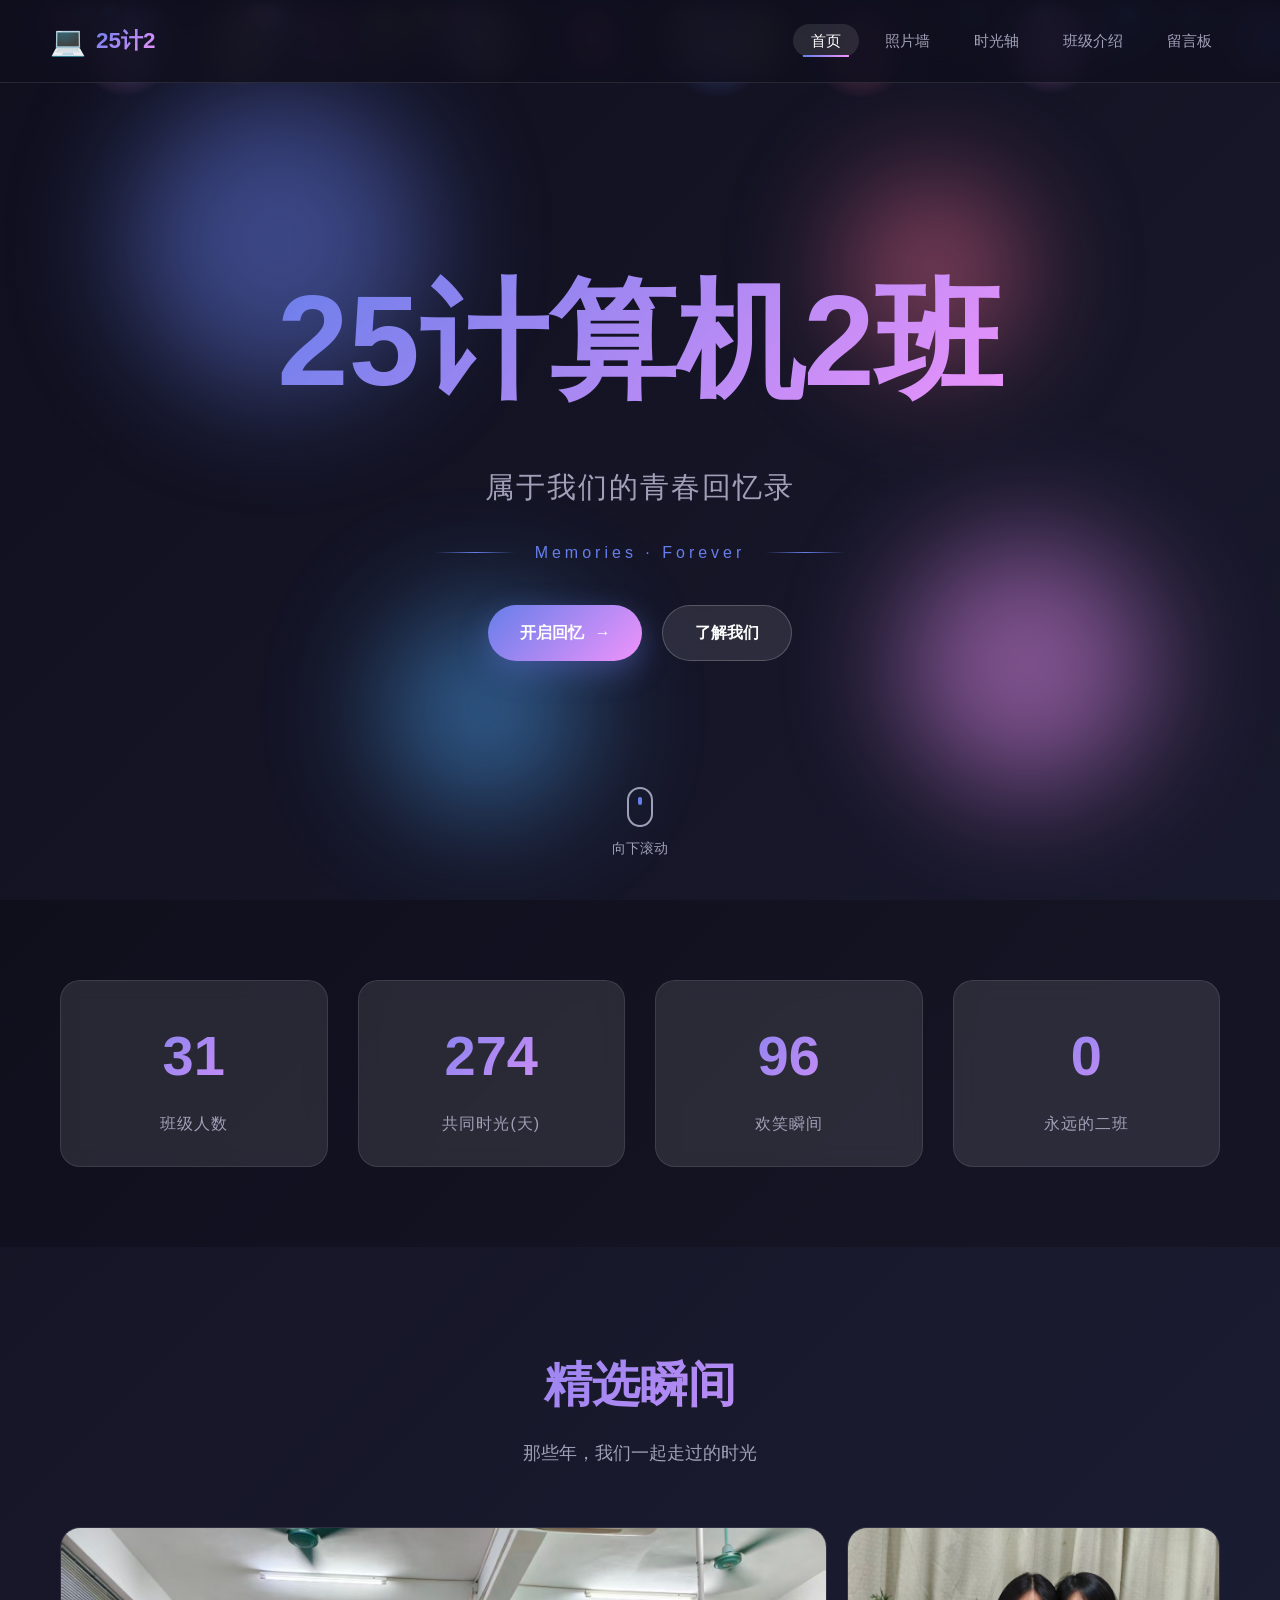
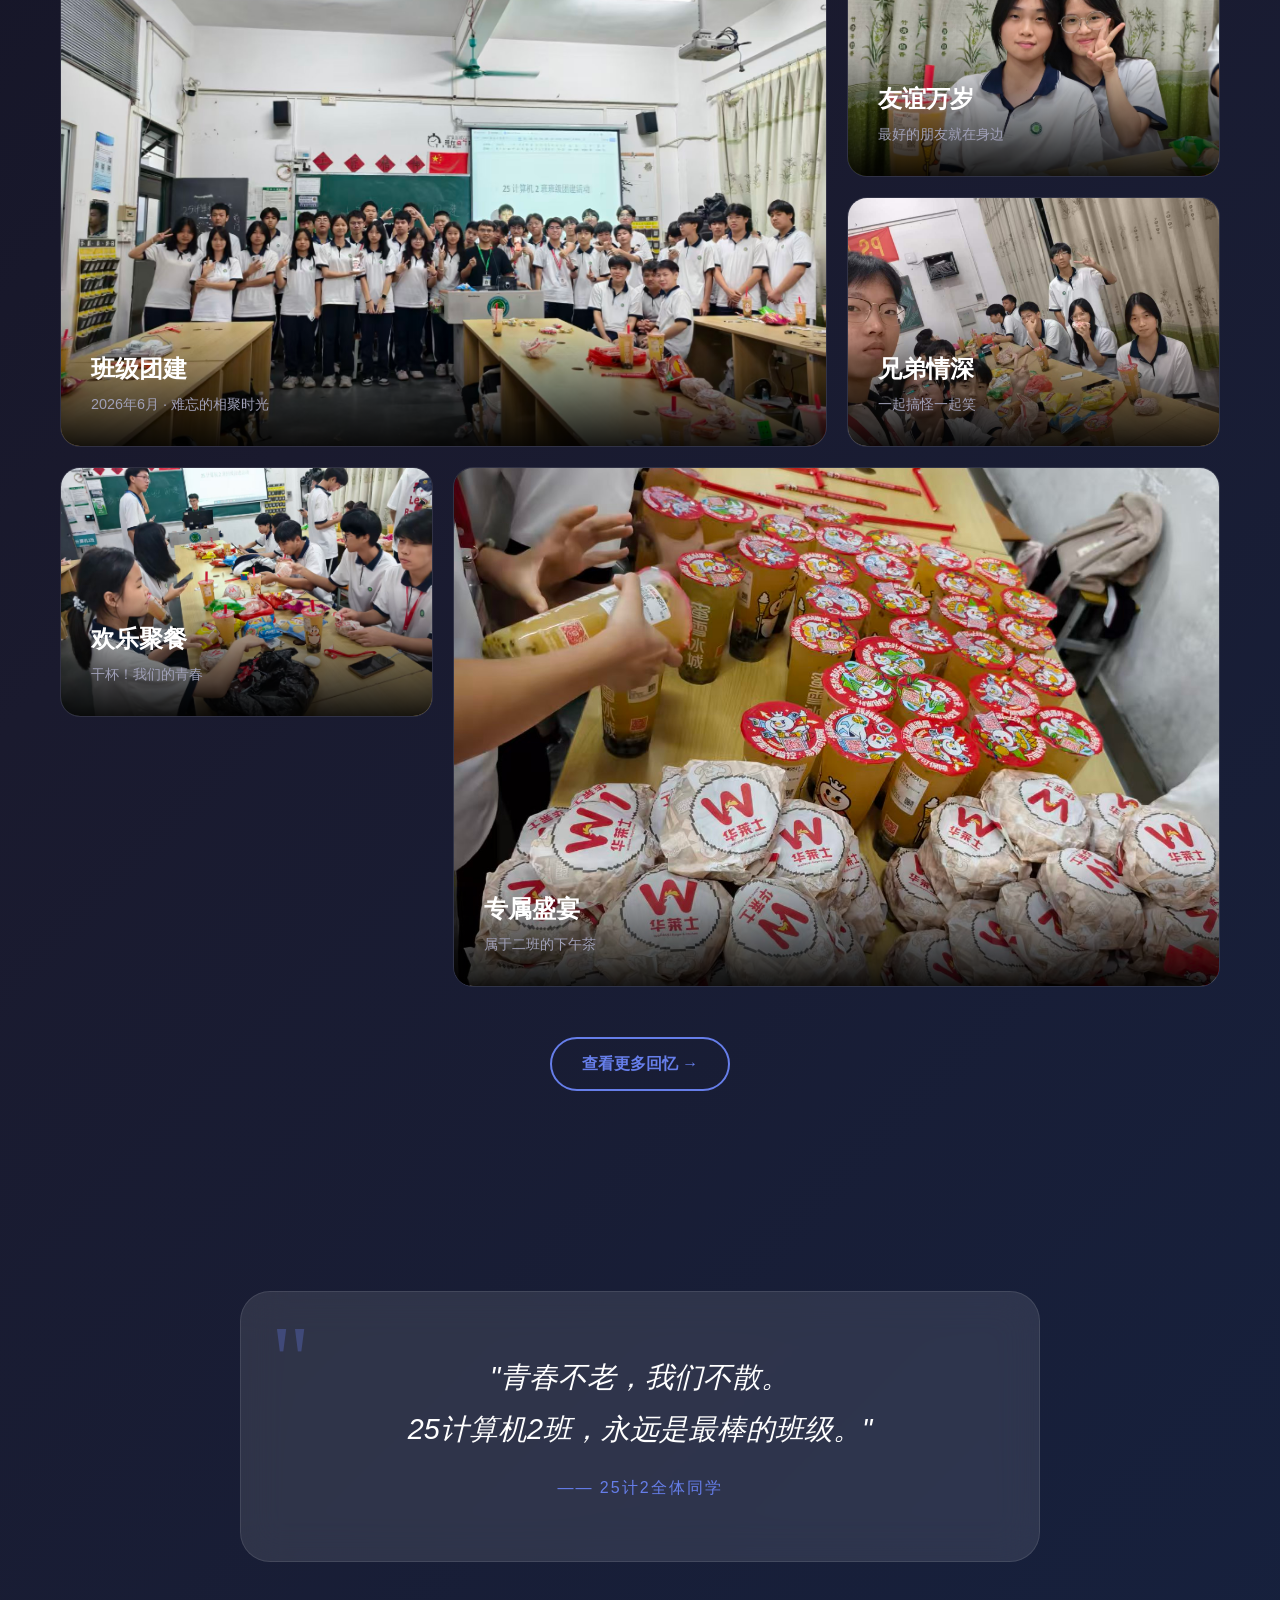
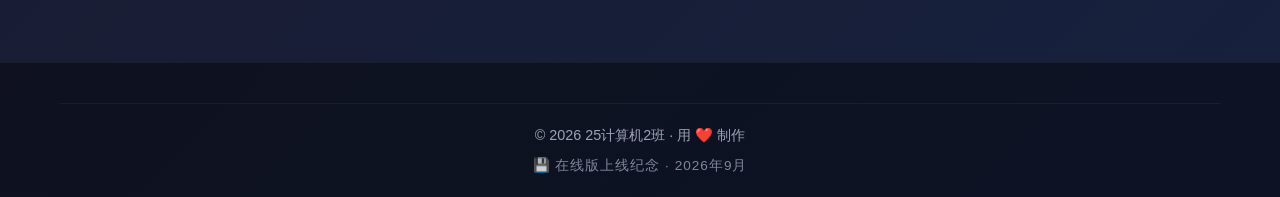
<file: index.html>
<!DOCTYPE html>
<html lang="zh-CN">
<head>
    <meta charset="UTF-8">
    <meta name="viewport" content="width=device-width, initial-scale=1.0">
    <title>25计算机2班 · 回忆录</title>
    <link rel="stylesheet" href="css/style.css">
    <link rel="stylesheet" href="css/animations.css">
</head>
<body>
    <div class="particles" id="particles"></div>

    <nav class="navbar">
        <div class="nav-logo">
            <span class="logo-icon">💻</span>
            <span class="logo-text">25计2</span>
        </div>
        <ul class="nav-menu">
            <li><a href="index.html" class="active">首页</a></li>
            <li><a href="gallery.html">照片墙</a></li>
            <li><a href="timeline.html">时光轴</a></li>
            <li><a href="about.html">班级介绍</a></li>
            <li><a href="message.html">留言板</a></li>
        </ul>
        <div class="nav-toggle" id="navToggle">
            <span></span><span></span><span></span>
        </div>
    </nav>

    <section class="hero">
        <div class="hero-content">
            <h1 class="hero-title">25计算机2班</h1>
            <p class="hero-subtitle">属于我们的青春回忆录</p>
            <div class="hero-tagline">
                <span class="line"></span>
                <span>Memories · Forever</span>
                <span class="line"></span>
            </div>
            <div class="hero-buttons">
                <a href="gallery.html" class="btn btn-primary">
                    <span>开启回忆</span><i class="arrow">→</i>
                </a>
                <a href="about.html" class="btn btn-secondary"><span>了解我们</span></a>
            </div>
        </div>

        <div class="scroll-hint">
            <div class="mouse"><div class="wheel"></div></div>
            <p>向下滚动</p>
        </div>

        <div class="floating-shapes">
            <div class="shape shape-1"></div>
            <div class="shape shape-2"></div>
            <div class="shape shape-3"></div>
            <div class="shape shape-4"></div>
        </div>
    </section>

    <section class="stats-section">
        <div class="container">
            <div class="stats-grid">
                <div class="stat-card">
                    <div class="stat-number" data-target="42">0</div>
                    <div class="stat-label">班级人数</div>
                </div>
                <div class="stat-card">
                    <div class="stat-number" data-target="365">0</div>
                    <div class="stat-label">共同时光(天)</div>
                </div>
                <div class="stat-card">
                    <div class="stat-number" data-target="128">0</div>
                    <div class="stat-label">欢笑瞬间</div>
                </div>
                <div class="stat-card">
                    <div class="stat-number" data-target="1">0</div>
                    <div class="stat-label">永远的二班</div>
                </div>
            </div>
        </div>
    </section>

    <section class="featured-section">
        <div class="container">
            <div class="section-header">
                <h2 class="section-title">精选瞬间</h2>
                <p class="section-subtitle">那些年，我们一起走过的时光</p>
            </div>
            <div class="featured-grid">
                <div class="featured-card large" data-tilt>
                    <img src="photos/photo1.jpg" alt="班级团建">
                    <div class="card-overlay"><h3>班级团建</h3><p>2026年6月 · 难忘的相聚时光</p></div>
                </div>
                <div class="featured-card" data-tilt>
                    <img src="photos/photo2.jpg" alt="闺蜜合影">
                    <div class="card-overlay"><h3>友谊万岁</h3><p>最好的朋友就在身边</p></div>
                </div>
                <div class="featured-card" data-tilt>
                    <img src="photos/photo3.jpg" alt="男生自拍">
                    <div class="card-overlay"><h3>兄弟情深</h3><p>一起搞怪一起笑</p></div>
                </div>
                <div class="featured-card" data-tilt>
                    <img src="photos/photo4.jpg" alt="分享美食">
                    <div class="card-overlay"><h3>欢乐聚餐</h3><p>干杯！我们的青春</p></div>
                </div>
                <div class="featured-card large" data-tilt>
                    <img src="photos/photo5.jpg" alt="汉堡盛宴">
                    <div class="card-overlay"><h3>专属盛宴</h3><p>属于二班的下午茶</p></div>
                </div>
            </div>
            <div class="cta-center">
                <a href="gallery.html" class="btn btn-outline">查看更多回忆 →</a>
            </div>
        </div>
    </section>

    <section class="quote-section">
        <div class="container">
            <blockquote class="big-quote">
                <p>"青春不老，我们不散。<br>25计算机2班，永远是最棒的班级。"</p>
                <cite>—— 25计2全体同学</cite>
            </blockquote>
        </div>
    </section>

    <footer class="footer">
        <div class="container">
            <div class="footer-bottom">
                <p>© 2026 25计算机2班 · 用 ❤️ 制作</p>
                <p style="margin-top:8px;font-size:.85rem;opacity:.8;letter-spacing:1px;">💾 在线版上线纪念 · 2026年9月</p>
            </div>
        </div>
    </footer>

    <button class="back-to-top" id="backToTop">↑</button>
    <script src="js/main.js"></script>
    <script src="js/particles.js"></script>
</body>
</html>
</file>
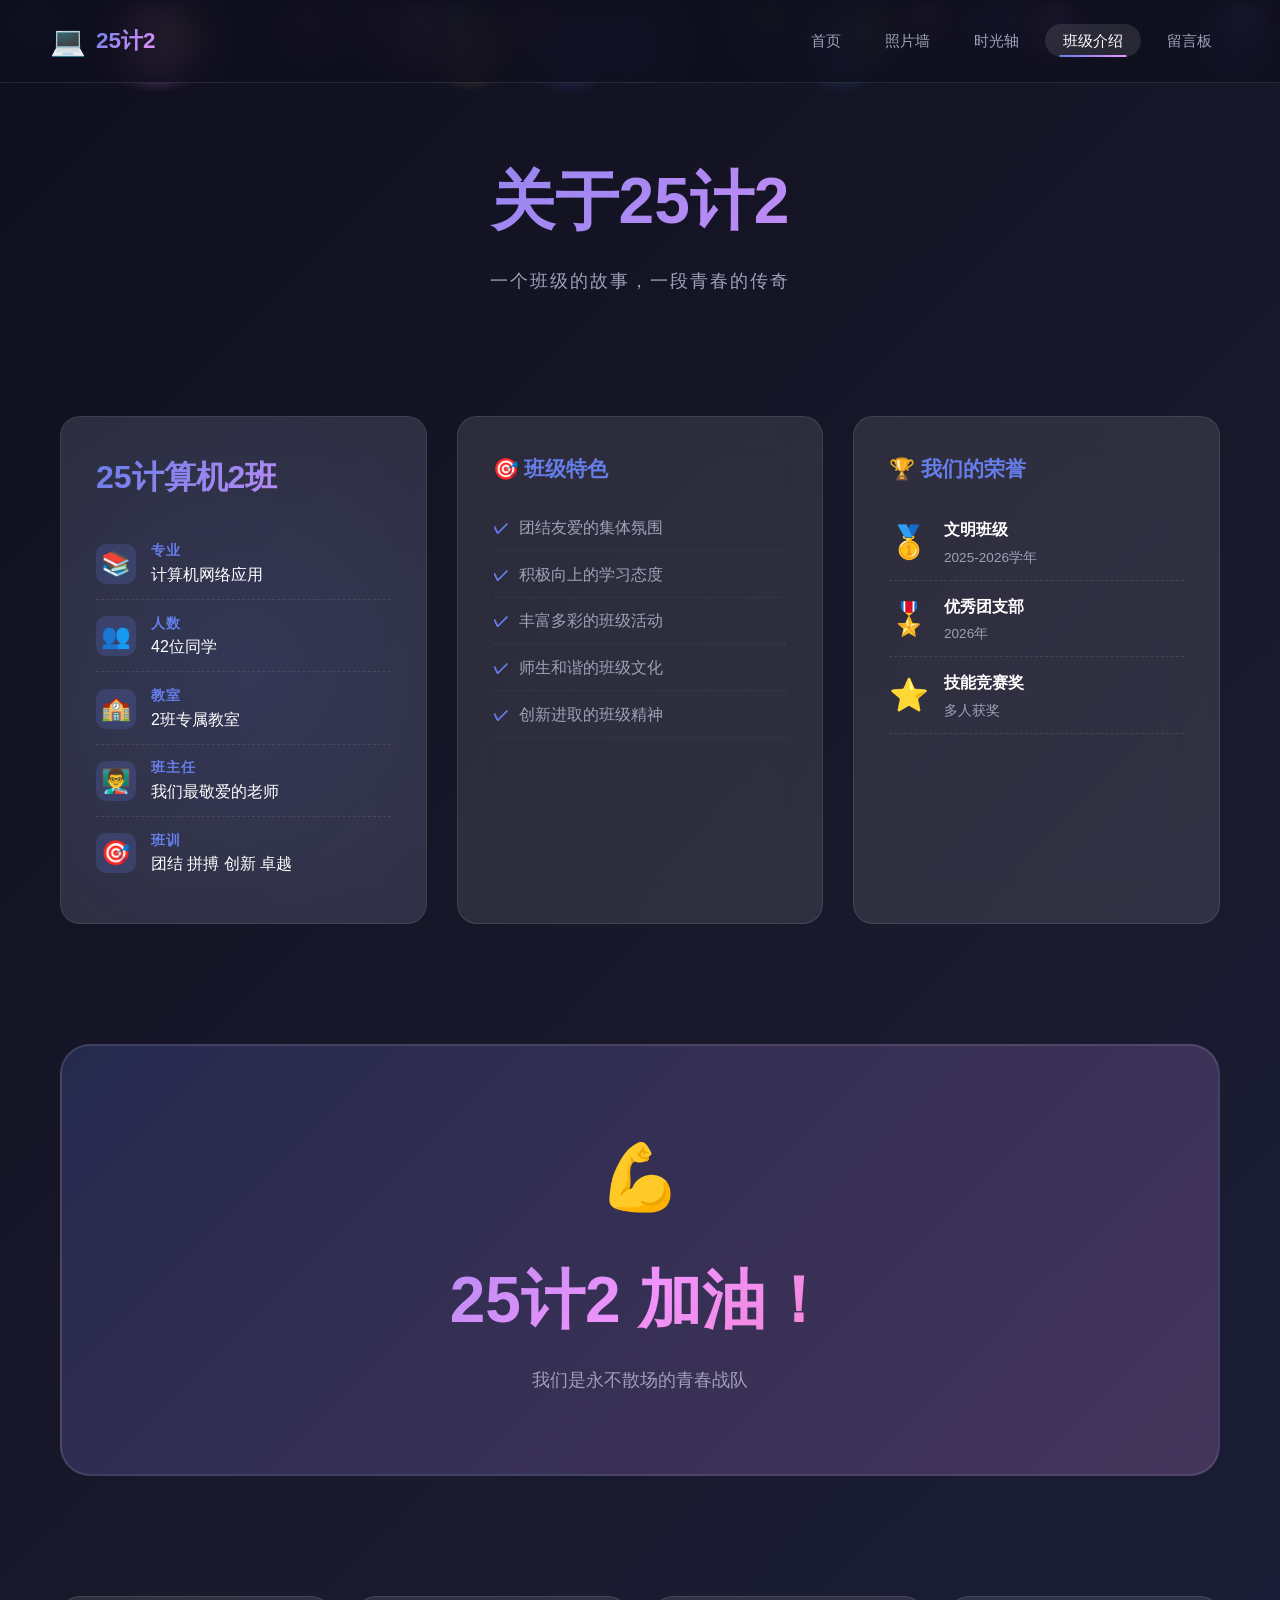
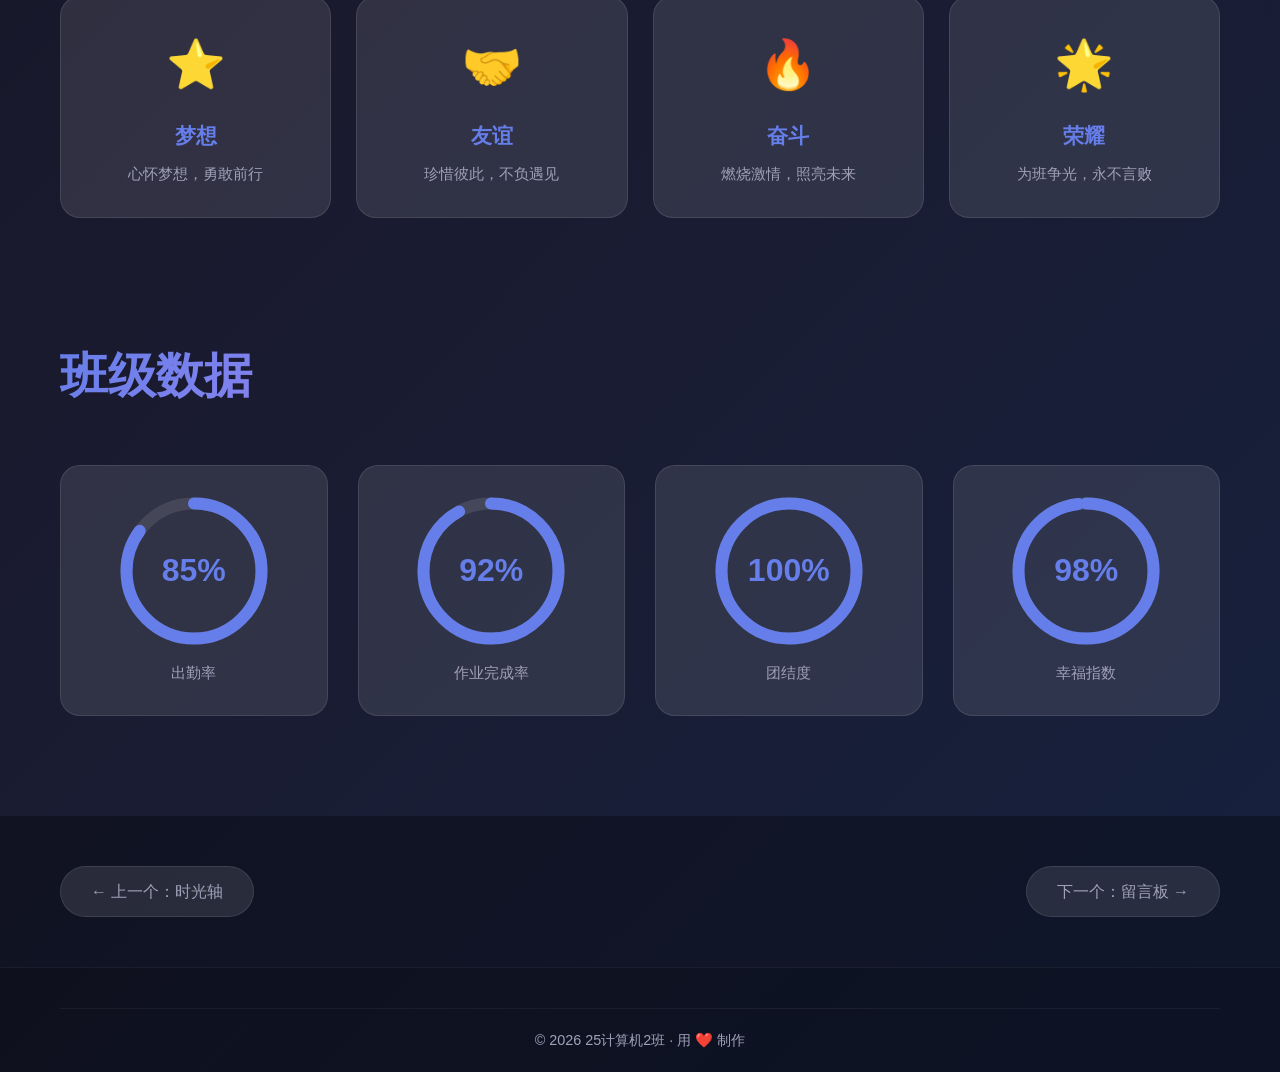
<file: about.html>
<!DOCTYPE html>
<html lang="zh-CN">
<head>
    <meta charset="UTF-8">
    <meta name="viewport" content="width=device-width, initial-scale=1.0">
    <title>班级介绍 · 25计算机2班回忆录</title>
    <link rel="stylesheet" href="css/style.css">
    <link rel="stylesheet" href="css/animations.css">
</head>
<body>
    <div class="particles" id="particles"></div>
    <nav class="navbar">
        <div class="nav-logo">
            <span class="logo-icon">💻</span><span class="logo-text">25计2</span>
        </div>
        <ul class="nav-menu">
            <li><a href="index.html">首页</a></li>
            <li><a href="gallery.html">照片墙</a></li>
            <li><a href="timeline.html">时光轴</a></li>
            <li><a href="about.html" class="active">班级介绍</a></li>
            <li><a href="message.html">留言板</a></li>
        </ul>
        <div class="nav-toggle" id="navToggle"><span></span><span></span><span></span></div>
    </nav>

    <section class="page-header">
        <div class="container">
            <h1 class="page-title">关于25计2</h1>
            <p class="page-subtitle">一个班级的故事，一段青春的传奇</p>
        </div>
    </section>

    <section class="about-section">
        <div class="container">
            <div class="about-grid">
                <div class="about-card main-card">
                    <div class="card-glow"></div>
                    <h2>25计算机2班</h2>
                    <div class="info-list">
                        <div class="info-item"><span class="info-icon">📚</span><div class="info-content"><strong>专业</strong><span>计算机网络应用</span></div></div>
                        <div class="info-item"><span class="info-icon">👥</span><div class="info-content"><strong>人数</strong><span>42位同学</span></div></div>
                        <div class="info-item"><span class="info-icon">🏫</span><div class="info-content"><strong>教室</strong><span>2班专属教室</span></div></div>
                        <div class="info-item"><span class="info-icon">👨‍🏫</span><div class="info-content"><strong>班主任</strong><span>我们最敬爱的老师</span></div></div>
                        <div class="info-item"><span class="info-icon">🎯</span><div class="info-content"><strong>班训</strong><span>团结 拼搏 创新 卓越</span></div></div>
                    </div>
                </div>

                <div class="about-card">
                    <h3>🎯 班级特色</h3>
                    <ul class="feature-list">
                        <li><span class="check">✓</span> 团结友爱的集体氛围</li>
                        <li><span class="check">✓</span> 积极向上的学习态度</li>
                        <li><span class="check">✓</span> 丰富多彩的班级活动</li>
                        <li><span class="check">✓</span> 师生和谐的班级文化</li>
                        <li><span class="check">✓</span> 创新进取的班级精神</li>
                    </ul>
                </div>

                <div class="about-card">
                    <h3>🏆 我们的荣誉</h3>
                    <div class="honor-list">
                        <div class="honor-item"><div class="honor-medal">🥇</div><div><strong>文明班级</strong><p>2025-2026学年</p></div></div>
                        <div class="honor-item"><div class="honor-medal">🎖️</div><div><strong>优秀团支部</strong><p>2026年</p></div></div>
                        <div class="honor-item"><div class="honor-medal">⭐</div><div><strong>技能竞赛奖</strong><p>多人获奖</p></div></div>
                    </div>
                </div>
            </div>
        </div>
    </section>

    <section class="slogan-section">
        <div class="container">
            <div class="slogan-card">
                <div class="slogan-icon">💪</div>
                <h2 class="slogan-text">25计2 加油！</h2>
                <p class="slogan-desc">我们是永不散场的青春战队</p>
            </div>
        </div>
    </section>

    <section class="motto-section">
        <div class="container">
            <div class="motto-grid">
                <div class="motto-card"><div class="motto-icon">⭐</div><h4>梦想</h4><p>心怀梦想，勇敢前行</p></div>
                <div class="motto-card"><div class="motto-icon">🤝</div><h4>友谊</h4><p>珍惜彼此，不负遇见</p></div>
                <div class="motto-card"><div class="motto-icon">🔥</div><h4>奋斗</h4><p>燃烧激情，照亮未来</p></div>
                <div class="motto-card"><div class="motto-icon">🌟</div><h4>荣耀</h4><p>为班争光，永不言败</p></div>
            </div>
        </div>
    </section>

    <section class="data-section">
        <div class="container">
            <h2 class="section-title">班级数据</h2>
            <div class="data-grid">
                <div class="data-card">
                    <div class="data-circle">
                        <svg viewBox="0 0 100 100">
                            <circle cx="50" cy="50" r="45" class="bg-circle"/>
                            <circle cx="50" cy="50" r="45" class="progress-circle" data-progress="85"/>
                        </svg><div class="data-value">85%</div>
                    </div><p>出勤率</p>
                </div>
                <div class="data-card">
                    <div class="data-circle">
                        <svg viewBox="0 0 100 100">
                            <circle cx="50" cy="50" r="45" class="bg-circle"/>
                            <circle cx="50" cy="50" r="45" class="progress-circle" data-progress="92"/>
                        </svg><div class="data-value">92%</div>
                    </div><p>作业完成率</p>
                </div>
                <div class="data-card">
                    <div class="data-circle">
                        <svg viewBox="0 0 100 100">
                            <circle cx="50" cy="50" r="45" class="bg-circle"/>
                            <circle cx="50" cy="50" r="45" class="progress-circle" data-progress="100"/>
                        </svg><div class="data-value">100%</div>
                    </div><p>团结度</p>
                </div>
                <div class="data-card">
                    <div class="data-circle">
                        <svg viewBox="0 0 100 100">
                            <circle cx="50" cy="50" r="45" class="bg-circle"/>
                            <circle cx="50" cy="50" r="45" class="progress-circle" data-progress="98"/>
                        </svg><div class="data-value">98%</div>
                    </div><p>幸福指数</p>
                </div>
            </div>
        </div>
    </section>

    <section class="page-nav">
        <div class="container">
            <a href="timeline.html" class="page-nav-link">← 上一个：时光轴</a>
            <a href="message.html" class="page-nav-link">下一个：留言板 →</a>
        </div>
    </section>

    <footer class="footer">
        <div class="container"><div class="footer-bottom"><p>© 2026 25计算机2班 · 用 ❤️ 制作</p></div></div>
    </footer>
    <button class="back-to-top" id="backToTop">↑</button>

    <script src="js/main.js"></script>
    <script src="js/particles.js"></script>
    <script src="js/about.js"></script>
</body>
</html>
</file>
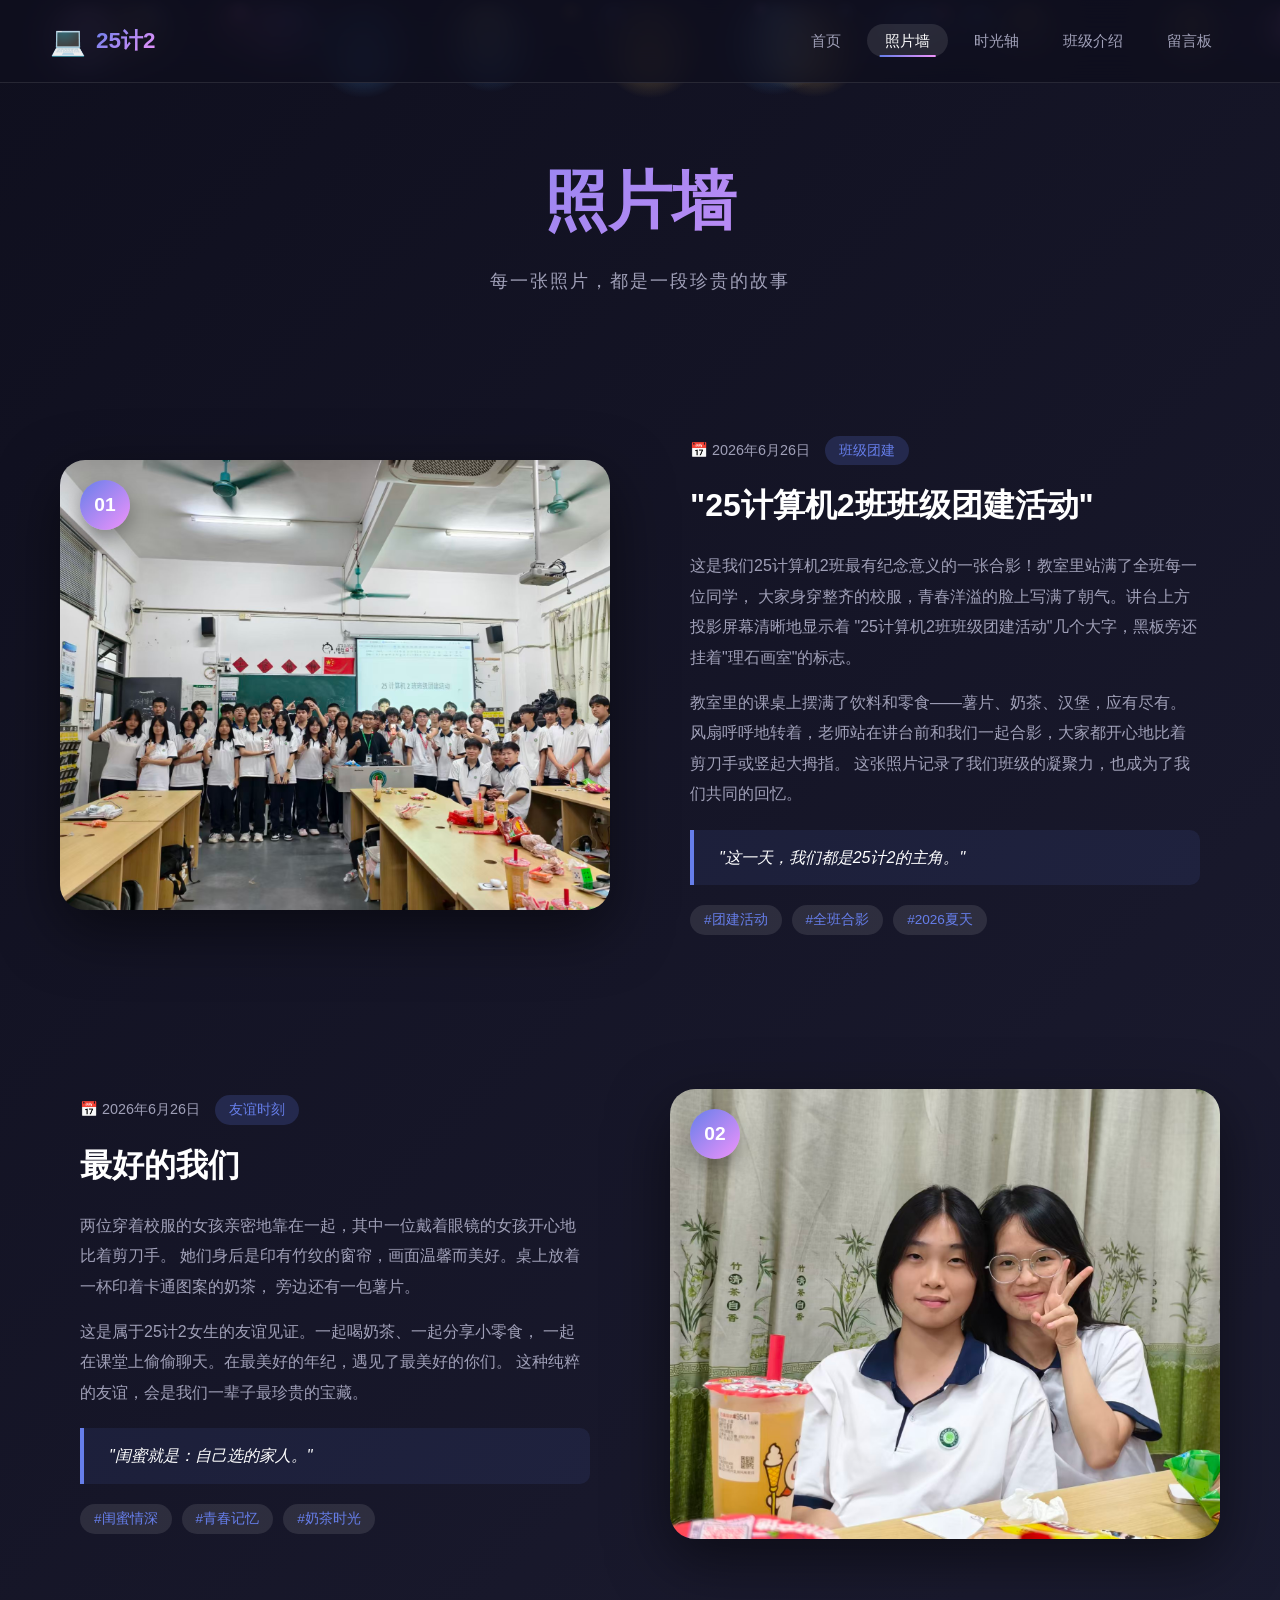
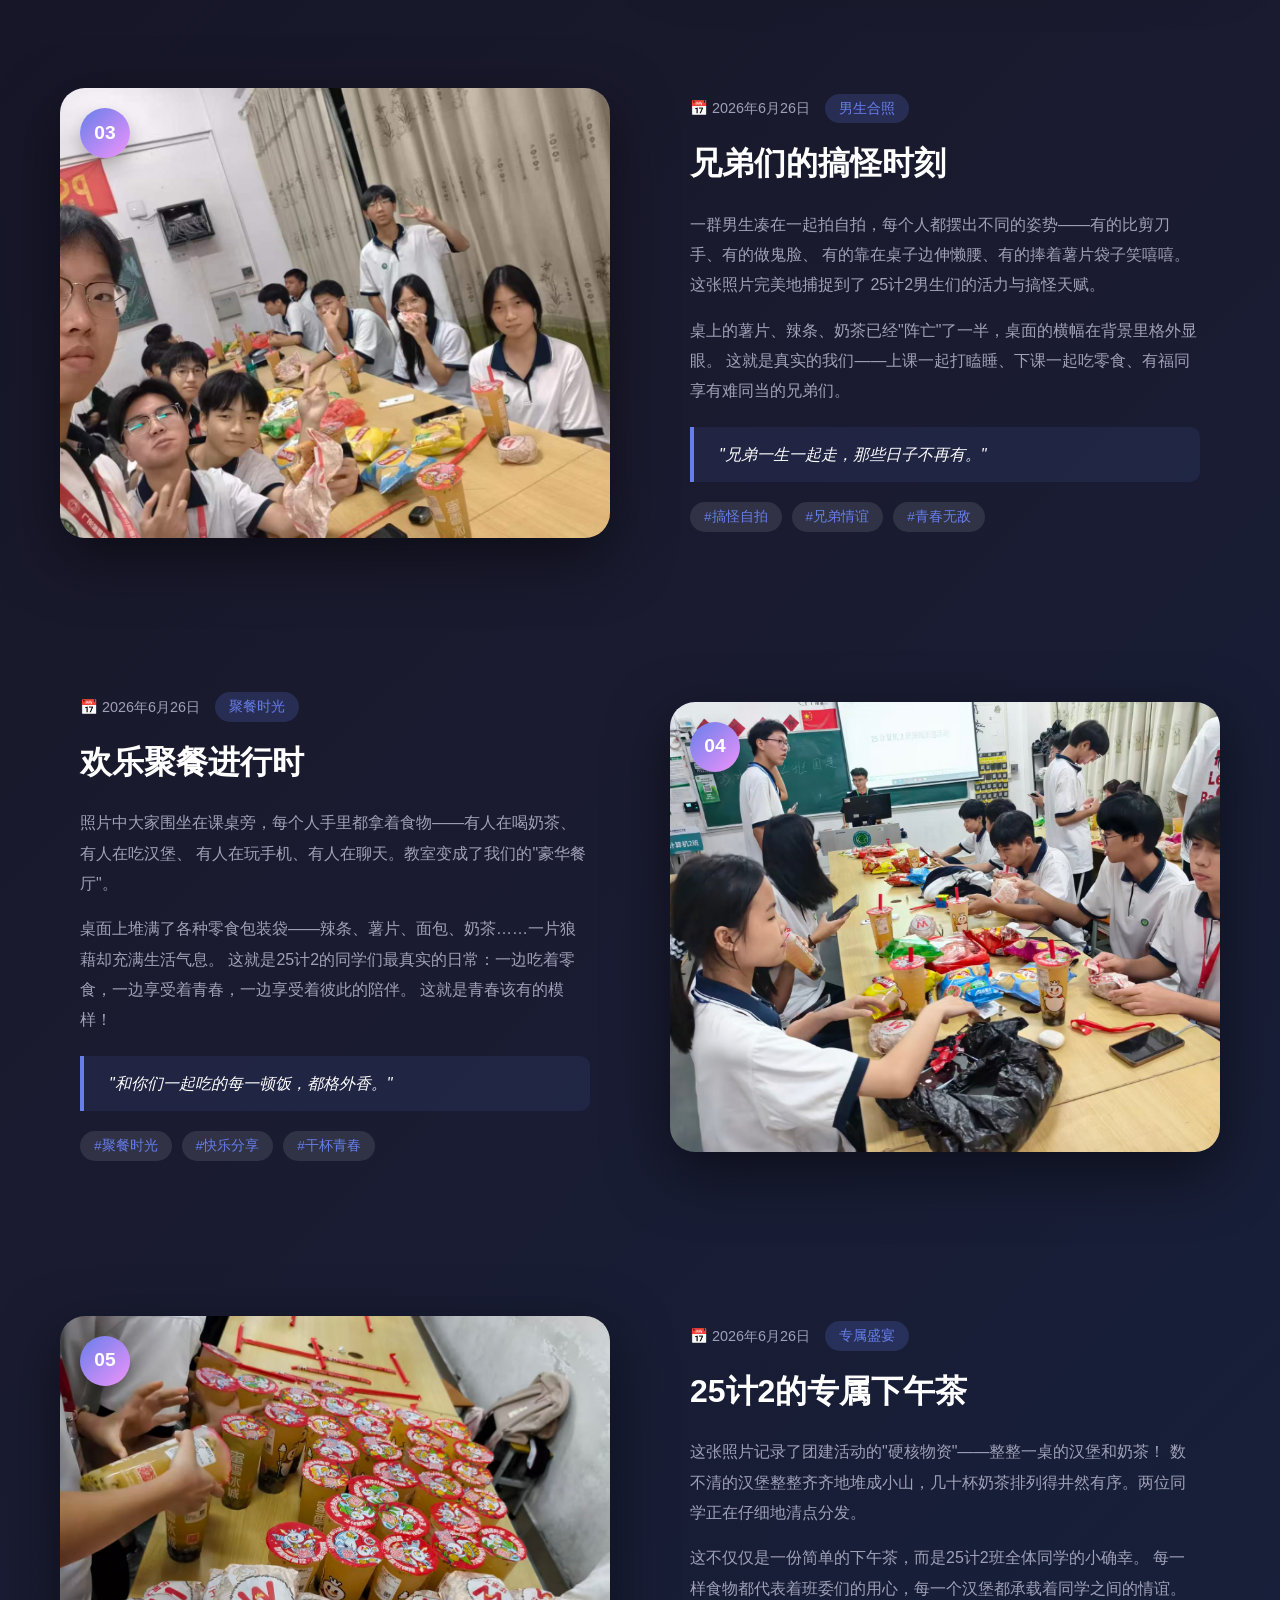
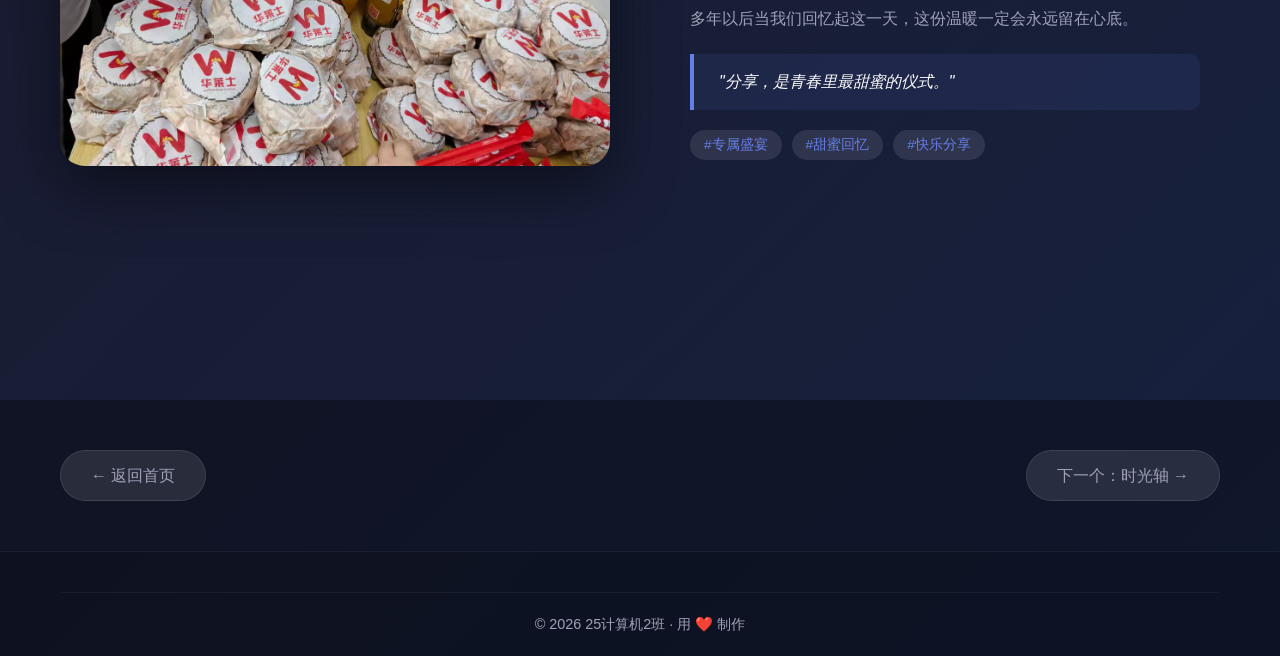
<file: gallery.html>
<!DOCTYPE html>
<html lang="zh-CN">
<head>
    <meta charset="UTF-8">
    <meta name="viewport" content="width=device-width, initial-scale=1.0">
    <title>照片墙 · 25计算机2班回忆录</title>
    <link rel="stylesheet" href="css/style.css">
    <link rel="stylesheet" href="css/animations.css">
</head>
<body>
    <div class="particles" id="particles"></div>
    <nav class="navbar">
        <div class="nav-logo">
            <span class="logo-icon">💻</span><span class="logo-text">25计2</span>
        </div>
        <ul class="nav-menu">
            <li><a href="index.html">首页</a></li>
            <li><a href="gallery.html" class="active">照片墙</a></li>
            <li><a href="timeline.html">时光轴</a></li>
            <li><a href="about.html">班级介绍</a></li>
            <li><a href="message.html">留言板</a></li>
        </ul>
        <div class="nav-toggle" id="navToggle"><span></span><span></span><span></span></div>
    </nav>

    <section class="page-header">
        <div class="container">
            <h1 class="page-title">照片墙</h1>
            <p class="page-subtitle">每一张照片，都是一段珍贵的故事</p>
        </div>
    </section>

    <section class="gallery-section">
        <div class="container">

            <article class="photo-story">
                <div class="photo-container" data-tilt>
                    <img src="photos/photo1.jpg" alt="班级团建合影" class="photo-img">
                    <div class="photo-badge">01</div><div class="photo-zoom">🔍</div>
                </div>
                <div class="story-content">
                    <div class="story-meta">
                        <span class="story-date">📅 2026年6月26日</span><span class="story-tag">班级团建</span>
                    </div>
                    <h2 class="story-title">"25计算机2班班级团建活动"</h2>
                    <p class="story-text">这是我们25计算机2班最有纪念意义的一张合影！教室里站满了全班每一位同学，
                    大家身穿整齐的校服，青春洋溢的脸上写满了朝气。讲台上方投影屏幕清晰地显示着
                    "25计算机2班班级团建活动"几个大字，黑板旁还挂着"理石画室"的标志。</p>
                    <p class="story-text">教室里的课桌上摆满了饮料和零食——薯片、奶茶、汉堡，应有尽有。
                    风扇呼呼地转着，老师站在讲台前和我们一起合影，大家都开心地比着剪刀手或竖起大拇指。
                    这张照片记录了我们班级的凝聚力，也成为了我们共同的回忆。</p>
                    <blockquote class="story-quote">"这一天，我们都是25计2的主角。"</blockquote>
                    <div class="story-tags"><span>#团建活动</span><span>#全班合影</span><span>#2026夏天</span></div>
                </div>
            </article>

            <article class="photo-story reverse">
                <div class="photo-container" data-tilt>
                    <img src="photos/photo2.jpg" alt="闺蜜合影" class="photo-img">
                    <div class="photo-badge">02</div><div class="photo-zoom">🔍</div>
                </div>
                <div class="story-content">
                    <div class="story-meta">
                        <span class="story-date">📅 2026年6月26日</span><span class="story-tag">友谊时刻</span>
                    </div>
                    <h2 class="story-title">最好的我们</h2>
                    <p class="story-text">两位穿着校服的女孩亲密地靠在一起，其中一位戴着眼镜的女孩开心地比着剪刀手。
                    她们身后是印有竹纹的窗帘，画面温馨而美好。桌上放着一杯印着卡通图案的奶茶，
                    旁边还有一包薯片。</p>
                    <p class="story-text">这是属于25计2女生的友谊见证。一起喝奶茶、一起分享小零食，
                    一起在课堂上偷偷聊天。在最美好的年纪，遇见了最美好的你们。
                    这种纯粹的友谊，会是我们一辈子最珍贵的宝藏。</p>
                    <blockquote class="story-quote">"闺蜜就是：自己选的家人。"</blockquote>
                    <div class="story-tags"><span>#闺蜜情深</span><span>#青春记忆</span><span>#奶茶时光</span></div>
                </div>
            </article>

            <article class="photo-story">
                <div class="photo-container" data-tilt>
                    <img src="photos/photo3.jpg" alt="男生搞怪自拍" class="photo-img">
                    <div class="photo-badge">03</div><div class="photo-zoom">🔍</div>
                </div>
                <div class="story-content">
                    <div class="story-meta">
                        <span class="story-date">📅 2026年6月26日</span><span class="story-tag">男生合照</span>
                    </div>
                    <h2 class="story-title">兄弟们的搞怪时刻</h2>
                    <p class="story-text">一群男生凑在一起拍自拍，每个人都摆出不同的姿势——有的比剪刀手、有的做鬼脸、
                    有的靠在桌子边伸懒腰、有的捧着薯片袋子笑嘻嘻。这张照片完美地捕捉到了
                    25计2男生们的活力与搞怪天赋。</p>
                    <p class="story-text">桌上的薯片、辣条、奶茶已经"阵亡"了一半，桌面的横幅在背景里格外显眼。
                    这就是真实的我们——上课一起打瞌睡、下课一起吃零食、有福同享有难同当的兄弟们。</p>
                    <blockquote class="story-quote">"兄弟一生一起走，那些日子不再有。"</blockquote>
                    <div class="story-tags"><span>#搞怪自拍</span><span>#兄弟情谊</span><span>#青春无敌</span></div>
                </div>
            </article>

            <article class="photo-story reverse">
                <div class="photo-container" data-tilt>
                    <img src="photos/photo4.jpg" alt="聚餐分享" class="photo-img">
                    <div class="photo-badge">04</div><div class="photo-zoom">🔍</div>
                </div>
                <div class="story-content">
                    <div class="story-meta">
                        <span class="story-date">📅 2026年6月26日</span><span class="story-tag">聚餐时光</span>
                    </div>
                    <h2 class="story-title">欢乐聚餐进行时</h2>
                    <p class="story-text">照片中大家围坐在课桌旁，每个人手里都拿着食物——有人在喝奶茶、有人在吃汉堡、
                    有人在玩手机、有人在聊天。教室变成了我们的"豪华餐厅"。</p>
                    <p class="story-text">桌面上堆满了各种零食包装袋——辣条、薯片、面包、奶茶……一片狼藉却充满生活气息。
                    这就是25计2的同学们最真实的日常：一边吃着零食，一边享受着青春，一边享受着彼此的陪伴。
                    这就是青春该有的模样！</p>
                    <blockquote class="story-quote">"和你们一起吃的每一顿饭，都格外香。"</blockquote>
                    <div class="story-tags"><span>#聚餐时光</span><span>#快乐分享</span><span>#干杯青春</span></div>
                </div>
            </article>

            <article class="photo-story">
                <div class="photo-container" data-tilt>
                    <img src="photos/photo5.jpg" alt="汉堡盛宴" class="photo-img">
                    <div class="photo-badge">05</div><div class="photo-zoom">🔍</div>
                </div>
                <div class="story-content">
                    <div class="story-meta">
                        <span class="story-date">📅 2026年6月26日</span><span class="story-tag">专属盛宴</span>
                    </div>
                    <h2 class="story-title">25计2的专属下午茶</h2>
                    <p class="story-text">这张照片记录了团建活动的"硬核物资"——整整一桌的汉堡和奶茶！
                    数不清的汉堡整整齐齐地堆成小山，几十杯奶茶排列得井然有序。两位同学正在仔细地清点分发。</p>
                    <p class="story-text">这不仅仅是一份简单的下午茶，而是25计2班全体同学的小确幸。
                    每一样食物都代表着班委们的用心，每一个汉堡都承载着同学之间的情谊。
                    多年以后当我们回忆起这一天，这份温暖一定会永远留在心底。</p>
                    <blockquote class="story-quote">"分享，是青春里最甜蜜的仪式。"</blockquote>
                    <div class="story-tags"><span>#专属盛宴</span><span>#甜蜜回忆</span><span>#快乐分享</span></div>
                </div>
            </article>

        </div>
    </section>

    <div class="lightbox" id="lightbox">
        <span class="lightbox-close">&times;</span>
        <img class="lightbox-img" id="lightboxImg" alt="">
        <div class="lightbox-caption" id="lightboxCaption"></div>
        <button class="lightbox-prev">‹</button>
        <button class="lightbox-next">›</button>
    </div>

    <section class="page-nav">
        <div class="container">
            <a href="index.html" class="page-nav-link">← 返回首页</a>
            <a href="timeline.html" class="page-nav-link">下一个：时光轴 →</a>
        </div>
    </section>

    <footer class="footer">
        <div class="container"><div class="footer-bottom"><p>© 2026 25计算机2班 · 用 ❤️ 制作</p></div></div>
    </footer>
    <button class="back-to-top" id="backToTop">↑</button>

    <script src="js/main.js"></script>
    <script src="js/particles.js"></script>
    <script src="js/gallery.js"></script>
</body>
</html>
</file>
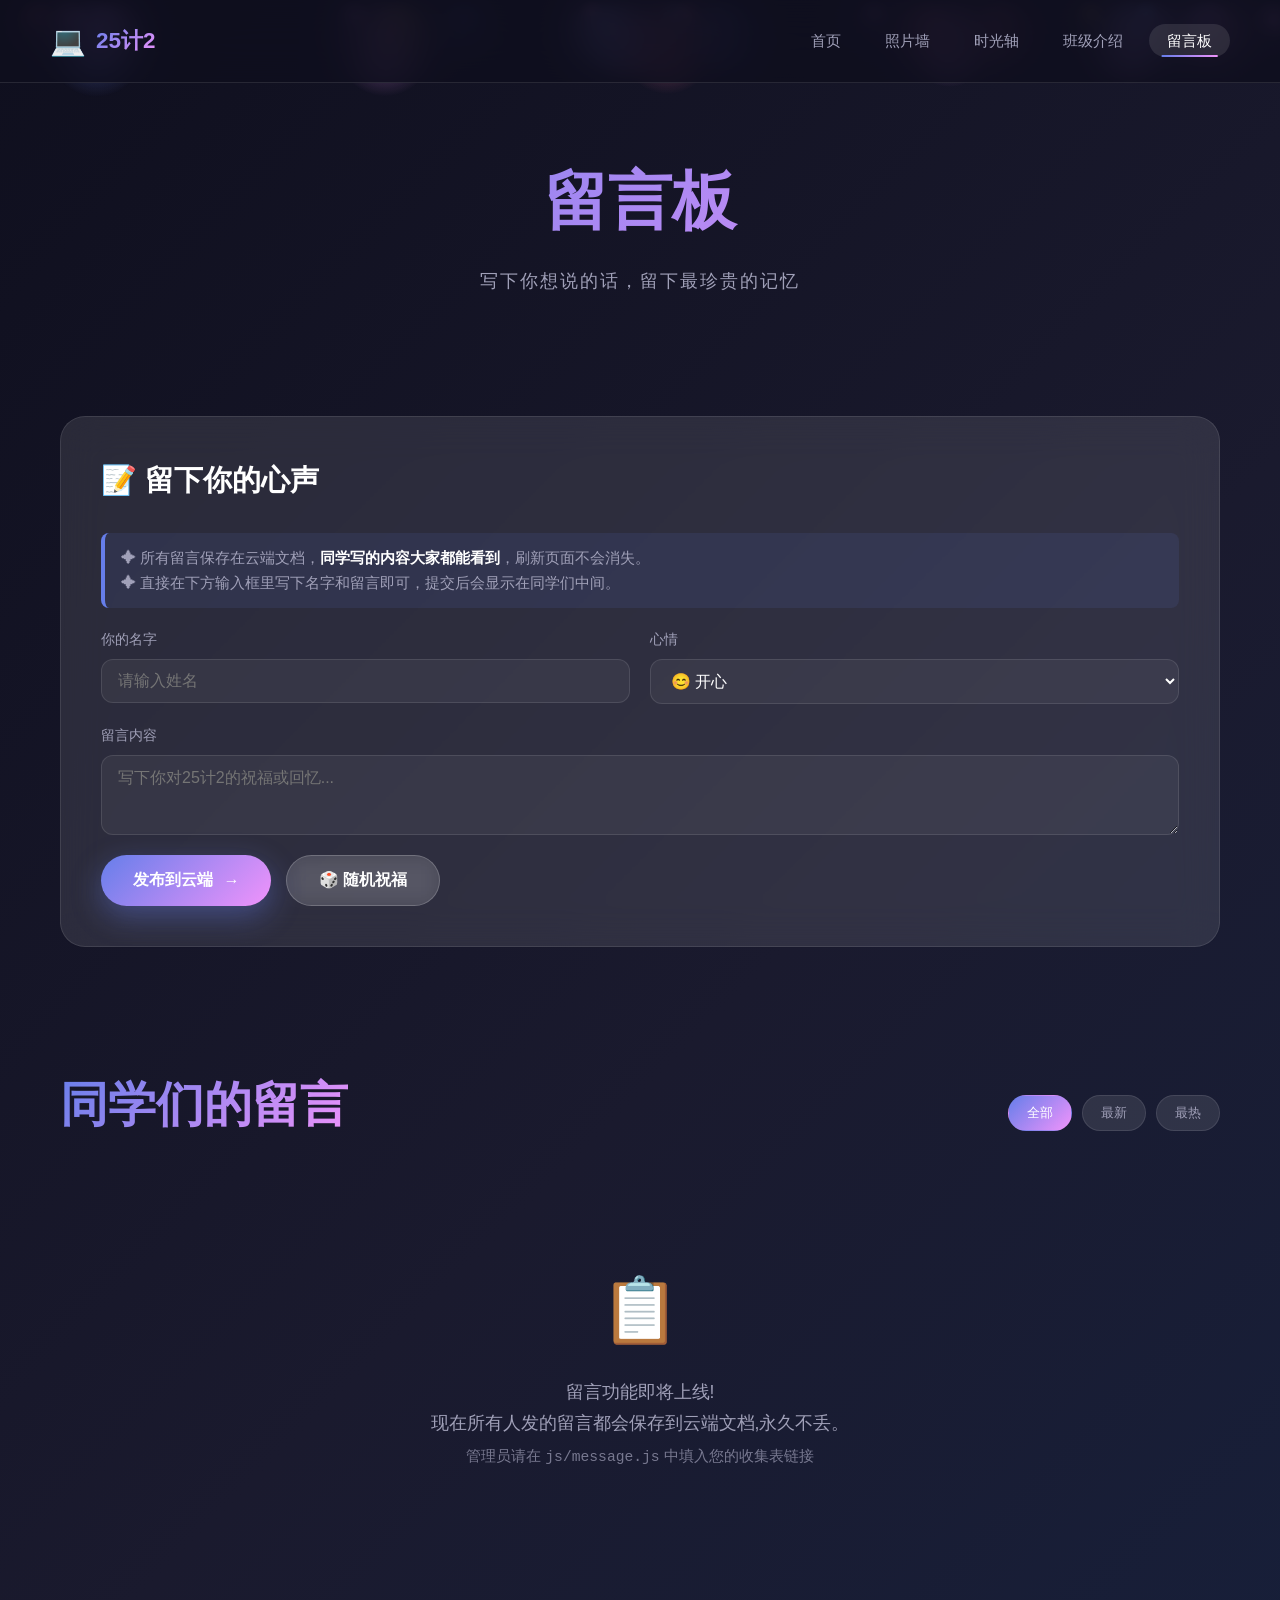
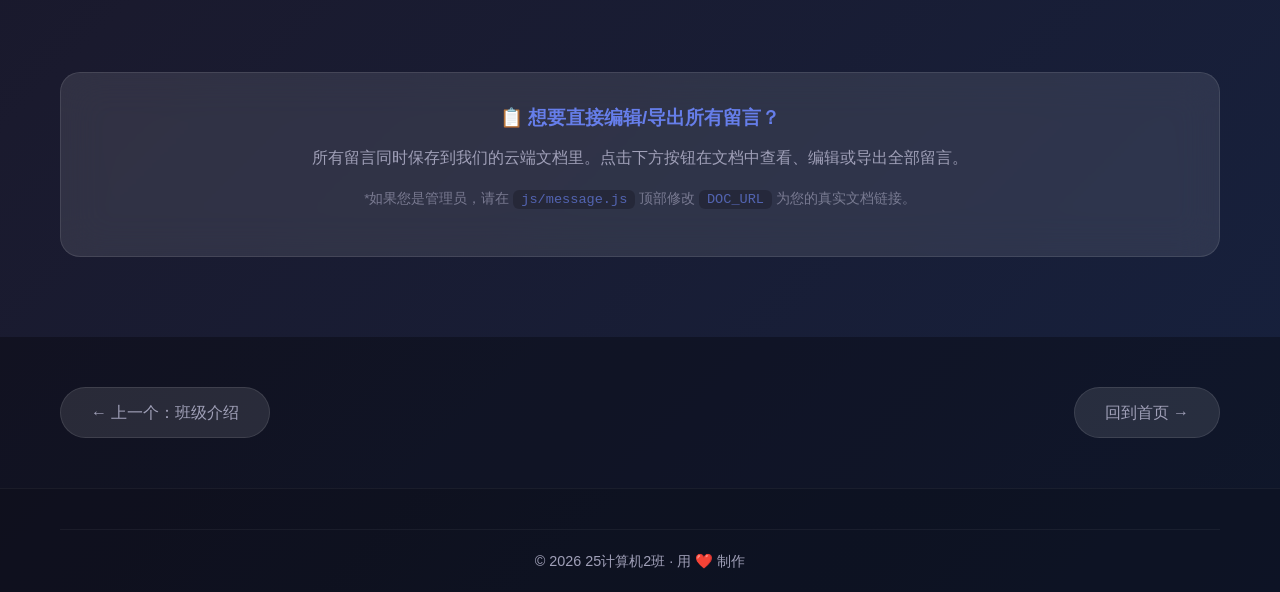
<file: message.html>
<!DOCTYPE html>
<html lang="zh-CN">
<head>
    <meta charset="UTF-8">
    <meta name="viewport" content="width=device-width, initial-scale=1.0">
    <title>留言板 · 25计算机2班回忆录</title>
    <link rel="stylesheet" href="css/style.css">
    <link rel="stylesheet" href="css/animations.css">
</head>
<body>
    <div class="particles" id="particles"></div>
    <nav class="navbar">
        <div class="nav-logo">
            <span class="logo-icon">💻</span><span class="logo-text">25计2</span>
        </div>
        <ul class="nav-menu">
            <li><a href="index.html">首页</a></li>
            <li><a href="gallery.html">照片墙</a></li>
            <li><a href="timeline.html">时光轴</a></li>
            <li><a href="about.html">班级介绍</a></li>
            <li><a href="message.html" class="active">留言板</a></li>
        </ul>
        <div class="nav-toggle" id="navToggle"><span></span><span></span><span></span></div>
    </nav>

    <section class="page-header">
        <div class="container">
            <h1 class="page-title">留言板</h1>
            <p class="page-subtitle">写下你想说的话，留下最珍贵的记忆</p>
        </div>
    </section>

    <!-- 顶部说明：留言存在云端，所有人都能看到 -->
    <section class="message-form-section">
        <div class="container">
            <div class="message-form-card">
                <h2>📝 留下你的心声</h2>
                <p class="form-tip">✦ 所有留言保存在云端文档，<b>同学写的内容大家都能看到</b>，刷新页面不会消失。<br>
                ✦ 直接在下方输入框里写下名字和留言即可，提交后会显示在同学们中间。</p>

                <form id="messageForm" class="message-form">
                    <div class="form-row">
                        <div class="form-group">
                            <label for="nameInput">你的名字</label>
                            <input type="text" id="nameInput" placeholder="请输入姓名" required>
                        </div>
                        <div class="form-group">
                            <label for="moodSelect">心情</label>
                            <select id="moodSelect">
                                <option value="😊">😊 开心</option>
                                <option value="🥰">🥰 感动</option>
                                <option value="😢">😢 怀念</option>
                                <option value="😂">😂 笑哭</option>
                                <option value="🤩">🤩 兴奋</option>
                                <option value="😎">😎 酷</option>
                            </select>
                        </div>
                    </div>
                    <div class="form-group">
                        <label for="messageInput">留言内容</label>
                        <textarea id="messageInput" rows="3" placeholder="写下你对25计2的祝福或回忆..." required></textarea>
                    </div>
                    <div class="form-actions">
                        <button type="submit" class="btn btn-primary"><span>发布到云端</span><i class="arrow">→</i></button>
                        <button type="button" class="btn btn-secondary" id="randomWish">🎲 随机祝福</button>
                    </div>
                </form>
            </div>
        </div>
    </section>

    <!-- 留言列表：所有人的留言（从云端拉取） -->
    <section class="messages-section">
        <div class="container">
            <div class="messages-header">
                <h2 class="section-title">同学们的留言</h2>
                <div class="messages-filter">
                    <button class="filter-btn active" data-filter="all">全部</button>
                    <button class="filter-btn" data-filter="recent">最新</button>
                    <button class="filter-btn" data-filter="popular">最热</button>
                </div>
            </div>
            <div class="messages-grid" id="messagesGrid">
                <div class="empty-tip">
                    <div class="empty-icon">⏳</div>
                    <p>正在从云端加载留言…</p>
                </div>
            </div>
        </div>
    </section>

    <!-- 备用：跳转到在线文档查看/导出留言 -->
    <section class="doc-fallback-section">
        <div class="container">
            <div class="doc-fallback-card">
                <h3>📋 想要直接编辑/导出所有留言？</h3>
                <p>所有留言同时保存到我们的云端文档里。点击下方按钮在文档中查看、编辑或导出全部留言。</p>
                <a id="docLink" href="#" target="_blank" class="btn btn-outline">📄 打开在线留言文档</a>
                <p class="hint">*如果您是管理员，请在 <code>js/message.js</code> 顶部修改 <code>DOC_URL</code> 为您的真实文档链接。</p>
            </div>
        </div>
    </section>

    <section class="page-nav">
        <div class="container">
            <a href="about.html" class="page-nav-link">← 上一个：班级介绍</a>
            <a href="index.html" class="page-nav-link">回到首页 →</a>
        </div>
    </section>

    <footer class="footer">
        <div class="container"><div class="footer-bottom"><p>© 2026 25计算机2班 · 用 ❤️ 制作</p></div></div>
    </footer>
    <button class="back-to-top" id="backToTop">↑</button>

    <script src="js/main.js"></script>
    <script src="js/particles.js"></script>
    <script src="js/message.js"></script>
</body>
</html>
</file>
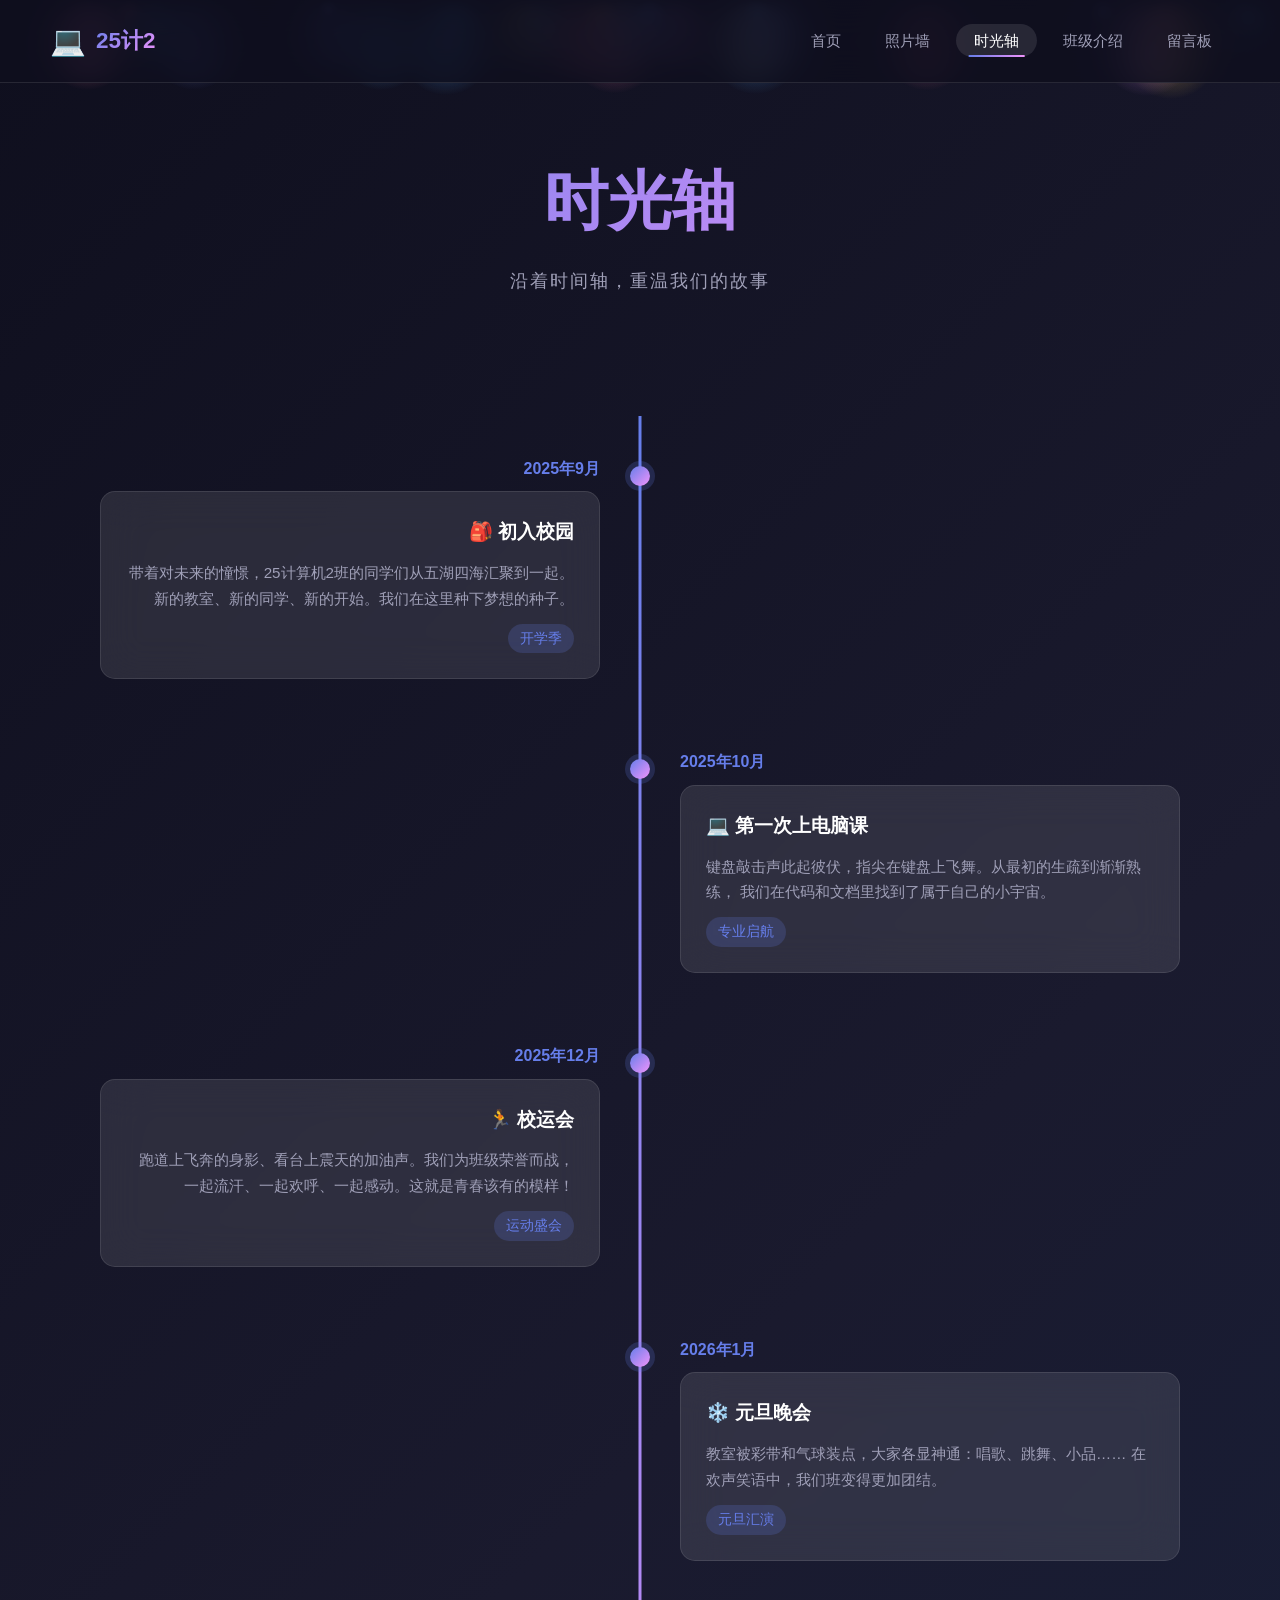
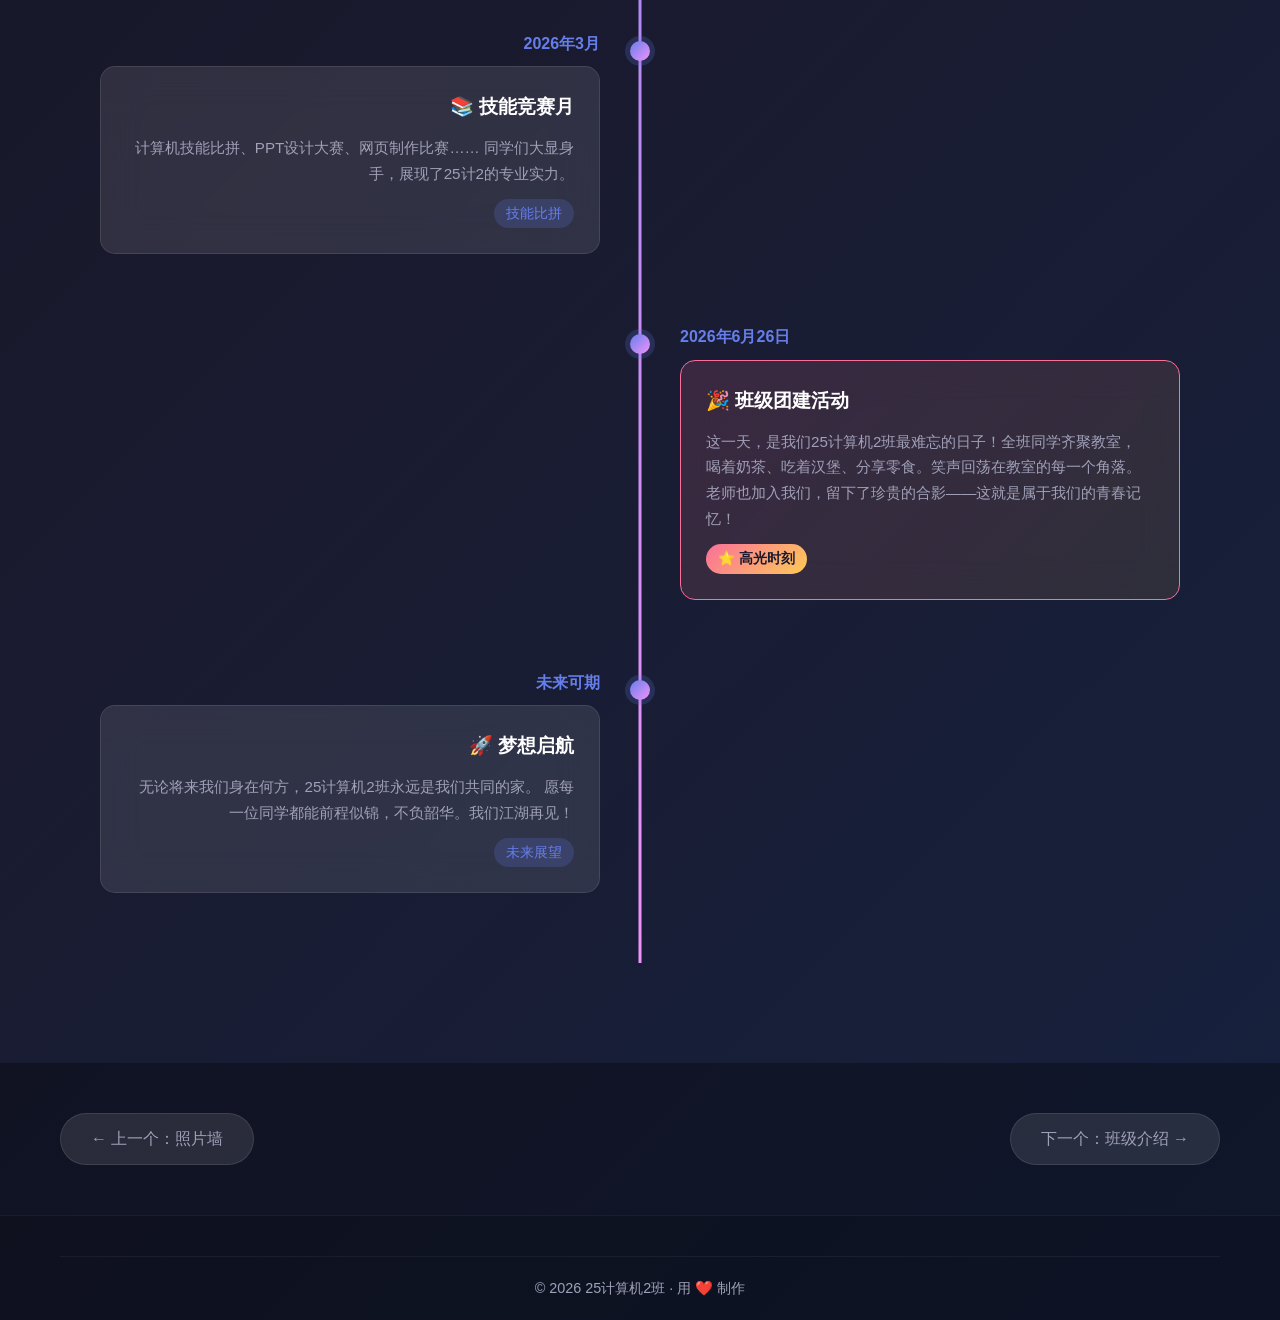
<file: timeline.html>
<!DOCTYPE html>
<html lang="zh-CN">
<head>
    <meta charset="UTF-8">
    <meta name="viewport" content="width=device-width, initial-scale=1.0">
    <title>时光轴 · 25计算机2班回忆录</title>
    <link rel="stylesheet" href="css/style.css">
    <link rel="stylesheet" href="css/animations.css">
</head>
<body>
    <div class="particles" id="particles"></div>
    <nav class="navbar">
        <div class="nav-logo">
            <span class="logo-icon">💻</span><span class="logo-text">25计2</span>
        </div>
        <ul class="nav-menu">
            <li><a href="index.html">首页</a></li>
            <li><a href="gallery.html">照片墙</a></li>
            <li><a href="timeline.html" class="active">时光轴</a></li>
            <li><a href="about.html">班级介绍</a></li>
            <li><a href="message.html">留言板</a></li>
        </ul>
        <div class="nav-toggle" id="navToggle"><span></span><span></span><span></span></div>
    </nav>

    <section class="page-header">
        <div class="container">
            <h1 class="page-title">时光轴</h1>
            <p class="page-subtitle">沿着时间轴，重温我们的故事</p>
        </div>
    </section>

    <section class="timeline-section">
        <div class="container">
            <div class="timeline">

                <div class="timeline-item left">
                    <div class="timeline-dot"></div>
                    <div class="timeline-date">2025年9月</div>
                    <div class="timeline-card">
                        <h3>🎒 初入校园</h3>
                        <p>带着对未来的憧憬，25计算机2班的同学们从五湖四海汇聚到一起。
                        新的教室、新的同学、新的开始。我们在这里种下梦想的种子。</p>
                        <span class="timeline-tag">开学季</span>
                    </div>
                </div>

                <div class="timeline-item right">
                    <div class="timeline-dot"></div>
                    <div class="timeline-date">2025年10月</div>
                    <div class="timeline-card">
                        <h3>💻 第一次上电脑课</h3>
                        <p>键盘敲击声此起彼伏，指尖在键盘上飞舞。从最初的生疏到渐渐熟练，
                        我们在代码和文档里找到了属于自己的小宇宙。</p>
                        <span class="timeline-tag">专业启航</span>
                    </div>
                </div>

                <div class="timeline-item left">
                    <div class="timeline-dot"></div>
                    <div class="timeline-date">2025年12月</div>
                    <div class="timeline-card">
                        <h3>🏃 校运会</h3>
                        <p>跑道上飞奔的身影、看台上震天的加油声。我们为班级荣誉而战，
                        一起流汗、一起欢呼、一起感动。这就是青春该有的模样！</p>
                        <span class="timeline-tag">运动盛会</span>
                    </div>
                </div>

                <div class="timeline-item right">
                    <div class="timeline-dot"></div>
                    <div class="timeline-date">2026年1月</div>
                    <div class="timeline-card">
                        <h3>❄️ 元旦晚会</h3>
                        <p>教室被彩带和气球装点，大家各显神通：唱歌、跳舞、小品……
                        在欢声笑语中，我们班变得更加团结。</p>
                        <span class="timeline-tag">元旦汇演</span>
                    </div>
                </div>

                <div class="timeline-item left">
                    <div class="timeline-dot"></div>
                    <div class="timeline-date">2026年3月</div>
                    <div class="timeline-card">
                        <h3>📚 技能竞赛月</h3>
                        <p>计算机技能比拼、PPT设计大赛、网页制作比赛……
                        同学们大显身手，展现了25计2的专业实力。</p>
                        <span class="timeline-tag">技能比拼</span>
                    </div>
                </div>

                <div class="timeline-item right highlight">
                    <div class="timeline-dot"></div>
                    <div class="timeline-date">2026年6月26日</div>
                    <div class="timeline-card">
                        <h3>🎉 班级团建活动</h3>
                        <p>这一天，是我们25计算机2班最难忘的日子！全班同学齐聚教室，
                        喝着奶茶、吃着汉堡、分享零食。笑声回荡在教室的每一个角落。
                        老师也加入我们，留下了珍贵的合影——这就是属于我们的青春记忆！</p>
                        <span class="timeline-tag special">⭐ 高光时刻</span>
                    </div>
                </div>

                <div class="timeline-item left">
                    <div class="timeline-dot"></div>
                    <div class="timeline-date">未来可期</div>
                    <div class="timeline-card">
                        <h3>🚀 梦想启航</h3>
                        <p>无论将来我们身在何方，25计算机2班永远是我们共同的家。
                        愿每一位同学都能前程似锦，不负韶华。我们江湖再见！</p>
                        <span class="timeline-tag">未来展望</span>
                    </div>
                </div>

            </div>
        </div>
    </section>

    <section class="page-nav">
        <div class="container">
            <a href="gallery.html" class="page-nav-link">← 上一个：照片墙</a>
            <a href="about.html" class="page-nav-link">下一个：班级介绍 →</a>
        </div>
    </section>

    <footer class="footer">
        <div class="container"><div class="footer-bottom"><p>© 2026 25计算机2班 · 用 ❤️ 制作</p></div></div>
    </footer>
    <button class="back-to-top" id="backToTop">↑</button>

    <script src="js/main.js"></script>
    <script src="js/particles.js"></script>
    <script src="js/timeline.js"></script>
</body>
</html>
</file>
<file: css/style.css>
/* ============================================
   25计算机2班回忆录 - 主样式
   ============================================ */
* { margin: 0; padding: 0; box-sizing: border-box; }

:root {
    --primary: #667eea;
    --secondary: #f093fb;
    --accent: #4facfe;
    --warm: #fa709a;
    --gold: #feca57;
    --dark: #1a1a2e;
    --darker: #0f0f1e;
    --light: #ffffff;
    --gray: #a0a0b8;
    --glass: rgba(255, 255, 255, 0.1);
}

html { scroll-behavior: smooth; }

body {
    font-family: 'PingFang SC', 'Microsoft YaHei', 'Helvetica Neue', sans-serif;
    background: linear-gradient(135deg, #0f0f1e 0%, #1a1a2e 50%, #16213e 100%);
    color: var(--light);
    line-height: 1.6;
    overflow-x: hidden;
    min-height: 100vh;
}

.container { max-width: 1200px; margin: 0 auto; padding: 0 20px; }
img { max-width: 100%; display: block; }
a { text-decoration: none; color: inherit; }
ul { list-style: none; }

/* 粒子背景 */
.particles {
    position: fixed; top: 0; left: 0; width: 100%; height: 100%;
    z-index: -1; overflow: hidden;
}
.particle {
    position: absolute;
    background: radial-gradient(circle, var(--primary) 0%, transparent 70%);
    border-radius: 50%;
    pointer-events: none;
    opacity: 0.4;
    animation: float-particle 15s infinite linear;
}
@keyframes float-particle {
    0% { transform: translateY(100vh) translateX(0); opacity: 0; }
    10% { opacity: 0.4; }
    90% { opacity: 0.4; }
    100% { transform: translateY(-100px) translateX(100px); opacity: 0; }
}

/* 导航栏 */
.navbar {
    position: fixed; top: 0; left: 0; right: 0; z-index: 1000;
    display: flex; justify-content: space-between; align-items: center;
    padding: 18px 50px;
    background: rgba(15, 15, 30, 0.85);
    backdrop-filter: blur(20px); -webkit-backdrop-filter: blur(20px);
    border-bottom: 1px solid var(--glass);
    transition: all 0.3s ease;
}
.navbar.scrolled { padding: 12px 50px; background: rgba(15, 15, 30, 0.95); }
.nav-logo { display: flex; align-items: center; gap: 10px; font-size: 1.4rem; font-weight: 800; }
.logo-icon { font-size: 1.8rem; animation: pulse 2s infinite; }
.logo-text {
    background: linear-gradient(135deg, var(--primary), var(--secondary));
    -webkit-background-clip: text; -webkit-text-fill-color: transparent; background-clip: text;
}
.nav-menu { display: flex; gap: 8px; }
.nav-menu li a {
    position: relative; padding: 8px 18px; font-size: 0.95rem; font-weight: 500;
    color: var(--gray); border-radius: 25px; transition: all 0.3s ease;
}
.nav-menu li a::before {
    content: ''; position: absolute; bottom: 0; left: 50%; width: 0; height: 2px;
    background: linear-gradient(90deg, var(--primary), var(--secondary));
    transition: all 0.3s ease; transform: translateX(-50%);
}
.nav-menu li a:hover, .nav-menu li a.active { color: var(--light); background: var(--glass); }
.nav-menu li a:hover::before, .nav-menu li a.active::before { width: 70%; }
.nav-toggle { display: none; flex-direction: column; gap: 5px; cursor: pointer; }
.nav-toggle span { width: 25px; height: 2px; background: var(--light); transition: all 0.3s ease; }

/* 首页主视觉 */
.hero {
    min-height: 100vh; display: flex; align-items: center; justify-content: center;
    position: relative; text-align: center; padding: 100px 20px; overflow: hidden;
}
.hero-content { max-width: 900px; z-index: 2; }
.hero-title {
    font-size: clamp(3rem, 10vw, 8rem); font-weight: 900; margin-bottom: 20px;
    background: linear-gradient(135deg, #667eea 0%, #f093fb 50%, #4facfe 100%);
    -webkit-background-clip: text; -webkit-text-fill-color: transparent; background-clip: text;
    animation: gradient-shift 5s ease infinite; background-size: 200% 200%;
}
@keyframes gradient-shift { 0%,100% { background-position: 0% 50%; } 50% { background-position: 100% 50%; } }
.hero-subtitle { font-size: clamp(1.2rem, 3vw, 1.8rem); color: var(--gray); margin-bottom: 30px; letter-spacing: 2px; }
.hero-tagline { display: flex; align-items: center; justify-content: center; gap: 20px; margin: 30px 0; font-size: 1rem; color: var(--primary); letter-spacing: 4px; }
.hero-tagline .line { width: 80px; height: 1px; background: linear-gradient(90deg, transparent, var(--primary), transparent); }
.hero-buttons { display: flex; gap: 20px; justify-content: center; flex-wrap: wrap; margin-top: 40px; }

/* 按钮 */
.btn {
    display: inline-flex; align-items: center; gap: 10px; padding: 14px 32px;
    border-radius: 50px; font-size: 1rem; font-weight: 600; border: none;
    cursor: pointer; transition: all 0.3s ease; position: relative; overflow: hidden;
}
.btn-primary { background: linear-gradient(135deg, var(--primary), var(--secondary)); color: var(--light); box-shadow: 0 10px 30px rgba(102,126,234,0.4); }
.btn-primary:hover { transform: translateY(-3px); box-shadow: 0 15px 40px rgba(102,126,234,0.6); }
.btn-primary .arrow { transition: transform 0.3s ease; }
.btn-primary:hover .arrow { transform: translateX(5px); }
.btn-secondary { background: var(--glass); border: 1px solid rgba(255,255,255,0.2); color: var(--light); backdrop-filter: blur(10px); }
.btn-secondary:hover { background: rgba(255,255,255,0.2); transform: translateY(-3px); }
.btn-outline { background: transparent; border: 2px solid var(--primary); color: var(--primary); padding: 12px 30px; }
.btn-outline:hover { background: var(--primary); color: var(--light); }

/* 滚动提示 */
.scroll-hint {
    position: absolute; bottom: 40px; left: 50%; transform: translateX(-50%);
    text-align: center; color: var(--gray); font-size: 0.9rem; animation: bounce 2s infinite;
}
.mouse { width: 26px; height: 40px; border: 2px solid var(--gray); border-radius: 15px; margin: 0 auto 10px; position: relative; }
.wheel { width: 4px; height: 8px; background: var(--primary); border-radius: 2px; position: absolute; top: 8px; left: 50%; transform: translateX(-50%); animation: scroll-wheel 1.5s infinite; }
@keyframes scroll-wheel { 0% { opacity:1; top:8px; } 100% { opacity:0; top:22px; } }
@keyframes bounce { 0%,100% { transform: translateX(-50%) translateY(0); } 50% { transform: translateX(-50%) translateY(-10px); } }

/* 浮动装饰 */
.floating-shapes { position: absolute; top: 0; left: 0; width: 100%; height: 100%; pointer-events: none; }
.shape { position: absolute; border-radius: 50%; filter: blur(60px); opacity: 0.5; animation: float-around 10s infinite ease-in-out; }
.shape-1 { width: 300px; height: 300px; background: var(--primary); top: 10%; left: 10%; }
.shape-2 { width: 250px; height: 250px; background: var(--secondary); top: 60%; right: 10%; animation-delay: 2s; }
.shape-3 { width: 200px; height: 200px; background: var(--accent); bottom: 10%; left: 30%; animation-delay: 4s; }
.shape-4 { width: 180px; height: 180px; background: var(--warm); top: 20%; right: 20%; animation-delay: 6s; }
@keyframes float-around { 0%,100% { transform: translate(0,0); } 25% { transform: translate(30px,-30px); } 50% { transform: translate(-20px,30px); } 75% { transform: translate(20px,20px); } }
@keyframes pulse { 0%,100% { transform: scale(1); } 50% { transform: scale(1.1); } }

/* 统计区 */
.stats-section { padding: 80px 0; background: rgba(0,0,0,0.2); }
.stats-grid { display: grid; grid-template-columns: repeat(auto-fit, minmax(200px,1fr)); gap: 30px; }
.stat-card { text-align: center; padding: 30px 20px; background: var(--glass); border-radius: 20px; backdrop-filter: blur(10px); border: 1px solid rgba(255,255,255,0.1); transition: all 0.3s ease; }
.stat-card:hover { transform: translateY(-10px); border-color: var(--primary); box-shadow: 0 20px 40px rgba(102,126,234,0.3); }
.stat-number { font-size: 3.5rem; font-weight: 900; background: linear-gradient(135deg, var(--primary), var(--secondary)); -webkit-background-clip: text; -webkit-text-fill-color: transparent; background-clip: text; margin-bottom: 10px; }
.stat-label { color: var(--gray); font-size: 1rem; letter-spacing: 1px; }

/* 精选瞬间 */
.featured-section { padding: 100px 0; }
.section-header { text-align: center; margin-bottom: 60px; }
.section-title { font-size: clamp(2rem,5vw,3rem); font-weight: 800; margin-bottom: 15px; background: linear-gradient(135deg, var(--primary), var(--secondary)); -webkit-background-clip: text; -webkit-text-fill-color: transparent; background-clip: text; }
.section-subtitle { color: var(--gray); font-size: 1.1rem; }
.featured-grid { display: grid; grid-template-columns: repeat(3,1fr); grid-auto-rows: 250px; gap: 20px; }
.featured-card { position: relative; overflow: hidden; border-radius: 20px; cursor: pointer; transition: all 0.4s ease; border: 1px solid rgba(255,255,255,0.1); }
.featured-card.large { grid-column: span 2; grid-row: span 2; }
.featured-card img { width: 100%; height: 100%; object-fit: cover; transition: transform 0.5s ease; }
.featured-card:hover { transform: scale(1.02); border-color: var(--primary); }
.featured-card:hover img { transform: scale(1.1); }
.card-overlay { position: absolute; bottom: 0; left: 0; right: 0; padding: 30px; background: linear-gradient(to top, rgba(0,0,0,0.9), transparent); transition: all 0.4s ease; }
.card-overlay h3 { font-size: 1.5rem; margin-bottom: 5px; }
.card-overlay p { color: var(--gray); font-size: 0.9rem; }
.cta-center { text-align: center; margin-top: 50px; }

/* 大引言 */
.quote-section { padding: 100px 0; text-align: center; }
.big-quote { max-width: 800px; margin: 0 auto; padding: 60px 40px; background: var(--glass); backdrop-filter: blur(20px); border-radius: 30px; border: 1px solid rgba(255,255,255,0.1); position: relative; }
.big-quote::before { content: '"'; position: absolute; top: 20px; left: 30px; font-size: 6rem; color: var(--primary); opacity: 0.3; font-family: Georgia, serif; line-height: 1; }
.big-quote p { font-size: clamp(1.2rem,3vw,1.8rem); line-height: 1.8; margin-bottom: 20px; font-style: italic; }
.big-quote cite { color: var(--primary); font-style: normal; font-size: 1rem; letter-spacing: 2px; }

/* 页面标题 */
.page-header { padding: 150px 0 60px; text-align: center; }
.page-title { font-size: clamp(2.5rem,6vw,4rem); font-weight: 900; background: linear-gradient(135deg, var(--primary), var(--secondary)); -webkit-background-clip: text; -webkit-text-fill-color: transparent; background-clip: text; margin-bottom: 15px; animation: title-in 1s ease; }
.page-subtitle { color: var(--gray); font-size: 1.1rem; letter-spacing: 2px; }
@keyframes title-in { from { opacity:0; transform: translateY(-30px); } to { opacity:1; transform: translateY(0); } }

/* 照片故事 */
.gallery-section { padding: 60px 0 100px; }
.photo-story { display: grid; grid-template-columns: 1fr 1fr; gap: 60px; align-items: center; margin-bottom: 120px; }
.photo-story.reverse { direction: rtl; }
.photo-story.reverse > * { direction: ltr; }
.photo-container { position: relative; border-radius: 25px; overflow: hidden; box-shadow: 0 20px 60px rgba(0,0,0,0.5); cursor: pointer; transition: transform 0.4s ease; }
.photo-container:hover { transform: scale(1.02) rotate(-1deg); }
.photo-img { width: 100%; height: 450px; object-fit: cover; transition: transform 0.5s ease; }
.photo-container:hover .photo-img { transform: scale(1.1); }
.photo-badge { position: absolute; top: 20px; left: 20px; width: 50px; height: 50px; border-radius: 50%; background: linear-gradient(135deg, var(--primary), var(--secondary)); color: var(--light); display: flex; align-items: center; justify-content: center; font-weight: 900; font-size: 1.2rem; box-shadow: 0 10px 20px rgba(0,0,0,0.3); }
.photo-zoom { position: absolute; bottom: 20px; right: 20px; width: 45px; height: 45px; border-radius: 50%; background: rgba(0,0,0,0.6); display: flex; align-items: center; justify-content: center; font-size: 1.3rem; opacity: 0; transition: opacity 0.3s ease; }
.photo-container:hover .photo-zoom { opacity: 1; }
.story-content { padding: 20px; }
.story-meta { display: flex; gap: 15px; align-items: center; margin-bottom: 15px; font-size: 0.9rem; color: var(--gray); }
.story-tag { padding: 4px 14px; background: rgba(102,126,234,0.2); color: var(--primary); border-radius: 20px; font-size: 0.85rem; }
.story-title { font-size: clamp(1.5rem,3vw,2rem); font-weight: 700; margin-bottom: 20px; color: var(--light); }
.story-text { color: var(--gray); margin-bottom: 15px; line-height: 1.9; }
.story-quote { padding: 15px 25px; border-left: 4px solid var(--primary); background: rgba(102,126,234,0.1); border-radius: 0 10px 10px 0; margin: 20px 0; font-style: italic; color: var(--light); }
.story-tags { display: flex; flex-wrap: wrap; gap: 10px; margin-top: 20px; }
.story-tags span { padding: 4px 14px; background: var(--glass); border-radius: 20px; font-size: 0.85rem; color: var(--primary); }

/* 灯箱 */
.lightbox { position: fixed; top: 0; left: 0; width: 100%; height: 100%; background: rgba(0,0,0,0.95); z-index: 10000; display: none; align-items: center; justify-content: center; padding: 40px; }
.lightbox.active { display: flex; animation: fade-in 0.3s ease; }
@keyframes fade-in { from { opacity:0; } to { opacity:1; } }
.lightbox-img { max-width: 90%; max-height: 85vh; object-fit: contain; border-radius: 15px; box-shadow: 0 20px 60px rgba(0,0,0,0.8); }
.lightbox-close { position: absolute; top: 30px; right: 40px; font-size: 3rem; color: var(--light); cursor: pointer; z-index: 10001; width: 50px; height: 50px; display: flex; align-items: center; justify-content: center; border-radius: 50%; background: rgba(255,255,255,0.1); transition: all 0.3s ease; }
.lightbox-close:hover { background: var(--warm); }
.lightbox-prev, .lightbox-next { position: absolute; top: 50%; transform: translateY(-50%); background: rgba(255,255,255,0.1); border: none; color: var(--light); font-size: 3rem; cursor: pointer; padding: 20px 25px; border-radius: 50%; transition: all 0.3s ease; }
.lightbox-prev:hover, .lightbox-next:hover { background: var(--primary); }
.lightbox-prev { left: 40px; } .lightbox-next { right: 40px; }
.lightbox-caption { position: absolute; bottom: 30px; left: 50%; transform: translateX(-50%); color: var(--light); font-size: 1.1rem; text-align: center; max-width: 80%; }

/* 时光轴 */
.timeline-section { padding: 60px 0 100px; }
.timeline { position: relative; padding: 20px 0; }
.timeline::before { content: ''; position: absolute; top: 0; left: 50%; width: 3px; height: 100%; background: linear-gradient(to bottom, var(--primary), var(--secondary)); transform: translateX(-50%); }
.timeline-item { position: relative; width: 50%; padding: 20px 40px; margin-bottom: 30px; opacity: 0; }
.timeline-item.left { left: 0; text-align: right; transform: translateX(-60px); }
.timeline-item.right { left: 50%; text-align: left; transform: translateX(60px); }
.timeline-item.active { opacity: 1; transform: translateX(0); transition: opacity 0.8s ease, transform 0.8s ease; }
.timeline-dot { position: absolute; top: 30px; width: 20px; height: 20px; border-radius: 50%; background: linear-gradient(135deg, var(--primary), var(--secondary)); box-shadow: 0 0 0 5px rgba(102,126,234,0.2); animation: pulse-dot 2s infinite; }
.timeline-item.left .timeline-dot { right: -10px; }
.timeline-item.right .timeline-dot { left: -10px; }
@keyframes pulse-dot { 0%,100% { box-shadow: 0 0 0 5px rgba(102,126,234,0.2); } 50% { box-shadow: 0 0 0 15px rgba(102,126,234,0.05); } }
.timeline-date { color: var(--primary); font-weight: 700; margin-bottom: 10px; font-size: 1rem; }
.timeline-card { background: var(--glass); backdrop-filter: blur(20px); padding: 25px; border-radius: 15px; border: 1px solid rgba(255,255,255,0.1); transition: all 0.3s ease; }
.timeline-card:hover { transform: translateY(-5px); border-color: var(--primary); box-shadow: 0 15px 40px rgba(102,126,234,0.3); }
.timeline-card h3 { color: var(--light); margin-bottom: 12px; font-size: 1.2rem; }
.timeline-card p { color: var(--gray); font-size: 0.95rem; line-height: 1.7; }
.timeline-tag { display: inline-block; margin-top: 12px; padding: 4px 12px; background: rgba(102,126,234,0.2); color: var(--primary); border-radius: 15px; font-size: 0.85rem; }
.timeline-tag.special { background: linear-gradient(135deg, var(--warm), var(--gold)); color: var(--dark); font-weight: 700; }
.timeline-item.highlight .timeline-card { background: linear-gradient(135deg, rgba(250,112,154,0.15), rgba(254,202,87,0.1)); border-color: var(--warm); }

/* 关于页 */
.about-section { padding: 60px 0; }
.about-grid { display: grid; grid-template-columns: repeat(auto-fit, minmax(320px,1fr)); gap: 30px; }
.about-card { background: var(--glass); backdrop-filter: blur(20px); padding: 35px; border-radius: 20px; border: 1px solid rgba(255,255,255,0.1); transition: all 0.3s ease; position: relative; overflow: hidden; }
.about-card:hover { transform: translateY(-10px); border-color: var(--primary); box-shadow: 0 20px 40px rgba(102,126,234,0.3); }
.main-card h2 { font-size: 2rem; background: linear-gradient(135deg, var(--primary), var(--secondary)); -webkit-background-clip: text; -webkit-text-fill-color: transparent; background-clip: text; margin-bottom: 25px; }
.card-glow { position: absolute; top: -50%; left: -50%; width: 200%; height: 200%; background: radial-gradient(circle, rgba(102,126,234,0.15), transparent 70%); animation: rotate-glow 8s linear infinite; pointer-events: none; }
@keyframes rotate-glow { from { transform: rotate(0deg); } to { transform: rotate(360deg); } }
.info-list { position: relative; z-index: 1; }
.info-item { display: flex; align-items: center; gap: 15px; padding: 12px 0; border-bottom: 1px dashed rgba(255,255,255,0.1); }
.info-item:last-child { border-bottom: none; }
.info-icon { font-size: 1.5rem; width: 40px; height: 40px; display: flex; align-items: center; justify-content: center; background: rgba(102,126,234,0.2); border-radius: 10px; }
.info-content { display: flex; flex-direction: column; }
.info-content strong { color: var(--primary); font-size: 0.85rem; letter-spacing: 1px; }
.info-content span { color: var(--light); font-size: 1rem; }
.about-card h3 { font-size: 1.3rem; margin-bottom: 20px; color: var(--primary); }
.feature-list li { padding: 10px 0; color: var(--gray); border-bottom: 1px dashed rgba(255,255,255,0.05); display: flex; align-items: center; gap: 10px; }
.check { color: var(--primary); font-weight: 900; }
.honor-item { display: flex; align-items: center; gap: 15px; padding: 12px 0; border-bottom: 1px dashed rgba(255,255,255,0.1); }
.honor-medal { font-size: 2rem; }
.honor-item strong { display: block; color: var(--light); margin-bottom: 4px; }
.honor-item p { color: var(--gray); font-size: 0.85rem; }

/* 口号区 */
.slogan-section { padding: 60px 0; }
.slogan-card { text-align: center; padding: 80px 40px; background: linear-gradient(135deg, rgba(102,126,234,0.2), rgba(240,147,251,0.2)); border-radius: 30px; border: 2px solid rgba(255,255,255,0.1); position: relative; overflow: hidden; }
.slogan-icon { font-size: 4rem; margin-bottom: 20px; animation: bounce-icon 2s infinite; }
@keyframes bounce-icon { 0%,100% { transform: translateY(0); } 50% { transform: translateY(-15px); } }
.slogan-text { font-size: clamp(2rem,5vw,4rem); font-weight: 900; background: linear-gradient(135deg, var(--primary), var(--secondary), var(--warm)); -webkit-background-clip: text; -webkit-text-fill-color: transparent; background-clip: text; margin-bottom: 15px; }
.slogan-desc { color: var(--gray); font-size: 1.1rem; }

/* 格言 */
.motto-section { padding: 60px 0; }
.motto-grid { display: grid; grid-template-columns: repeat(auto-fit, minmax(220px,1fr)); gap: 25px; }
.motto-card { text-align: center; padding: 30px 20px; background: var(--glass); border-radius: 20px; border: 1px solid rgba(255,255,255,0.1); transition: all 0.3s ease; }
.motto-card:hover { transform: translateY(-8px); border-color: var(--primary); box-shadow: 0 15px 30px rgba(102,126,234,0.3); }
.motto-icon { font-size: 3rem; margin-bottom: 15px; }
.motto-card h4 { color: var(--primary); font-size: 1.3rem; margin-bottom: 10px; }
.motto-card p { color: var(--gray); font-size: 0.95rem; }

/* 数据环 */
.data-section { padding: 60px 0 100px; }
.data-grid { display: grid; grid-template-columns: repeat(auto-fit, minmax(200px,1fr)); gap: 30px; margin-top: 50px; }
.data-card { text-align: center; padding: 30px; background: var(--glass); border-radius: 20px; border: 1px solid rgba(255,255,255,0.1); }
.data-circle { position: relative; width: 150px; height: 150px; margin: 0 auto 15px; }
.data-circle svg { transform: rotate(-90deg); width: 100%; height: 100%; }
.bg-circle { fill: none; stroke: rgba(255,255,255,0.1); stroke-width: 8; }
.progress-circle { fill: none; stroke: var(--primary); stroke-width: 8; stroke-linecap: round; stroke-dasharray: 283; stroke-dashoffset: 283; transition: stroke-dashoffset 2s ease; }
.data-value { position: absolute; top: 50%; left: 50%; transform: translate(-50%,-50%); font-size: 2rem; font-weight: 900; color: var(--primary); }
.data-card p { color: var(--gray); font-size: 0.95rem; margin-top: 10px; }

/* 留言板 */
.message-form-section { padding: 60px 0; }
.message-form-card { background: var(--glass); backdrop-filter: blur(20px); padding: 40px; border-radius: 25px; border: 1px solid rgba(255,255,255,0.1); }
.message-form-card h2 { margin-bottom: 30px; font-size: 1.8rem; }
.message-form { display: flex; flex-direction: column; gap: 20px; }
.form-row { display: grid; grid-template-columns: 1fr 1fr; gap: 20px; }
.form-group { display: flex; flex-direction: column; }
.form-group label { color: var(--gray); margin-bottom: 8px; font-size: 0.9rem; }
.form-group input, .form-group select, .form-group textarea { padding: 12px 16px; background: rgba(255,255,255,0.05); border: 1px solid rgba(255,255,255,0.1); border-radius: 12px; color: var(--light); font-size: 1rem; font-family: inherit; transition: all 0.3s ease; resize: vertical; }
.form-group input:focus, .form-group select:focus, .form-group textarea:focus { outline: none; border-color: var(--primary); background: rgba(102,126,234,0.05); box-shadow: 0 0 0 3px rgba(102,126,234,0.2); }
.form-group select option { background: var(--dark); color: var(--light); }
.form-actions { display: flex; gap: 15px; flex-wrap: wrap; }
.messages-section { padding: 60px 0 100px; }
.messages-header { display: flex; justify-content: space-between; align-items: center; margin-bottom: 40px; flex-wrap: wrap; gap: 20px; }
.messages-filter { display: flex; gap: 10px; }
.filter-btn { padding: 8px 18px; background: var(--glass); border: 1px solid rgba(255,255,255,0.1); color: var(--gray); border-radius: 20px; cursor: pointer; transition: all 0.3s ease; }
.filter-btn:hover, .filter-btn.active { background: linear-gradient(135deg, var(--primary), var(--secondary)); color: var(--light); border-color: transparent; }
.messages-grid { display: grid; grid-template-columns: repeat(auto-fit, minmax(320px,1fr)); gap: 20px; }
.message-card { background: var(--glass); backdrop-filter: blur(20px); padding: 25px; border-radius: 20px; border: 1px solid rgba(255,255,255,0.1); transition: all 0.3s ease; animation: message-pop 0.5s ease; }
@keyframes message-pop { from { opacity:0; transform: scale(0.9); } to { opacity:1; transform: scale(1); } }
.message-card:hover { transform: translateY(-5px); border-color: var(--primary); box-shadow: 0 15px 30px rgba(102,126,234,0.2); }
.message-header { display: flex; align-items: center; gap: 12px; margin-bottom: 15px; }
.avatar { width: 45px; height: 45px; border-radius: 50%; background: linear-gradient(135deg, var(--primary), var(--secondary)); display: flex; align-items: center; justify-content: center; font-weight: 700; color: var(--light); font-size: 1.1rem; flex-shrink: 0; }
.message-info { flex: 1; }
.message-info strong { display: block; color: var(--light); }
.message-time { color: var(--gray); font-size: 0.8rem; }
.message-mood { font-size: 1.5rem; }
.message-content { color: var(--gray); line-height: 1.7; margin-bottom: 15px; }
.message-actions { display: flex; gap: 15px; padding-top: 12px; border-top: 1px solid rgba(255,255,255,0.05); }
.like-btn, .reply-btn { background: transparent; border: none; color: var(--gray); cursor: pointer; padding: 4px 8px; border-radius: 10px; transition: all 0.3s ease; font-size: 0.9rem; }
.like-btn:hover { color: var(--warm); background: rgba(250,112,154,0.1); }
.reply-btn:hover { color: var(--primary); background: rgba(102,126,234,0.1); }
.like-btn.liked { color: var(--warm); animation: like-pop 0.4s ease; }
@keyframes like-pop { 0%,100% { transform: scale(1); } 50% { transform: scale(1.3); } }

.empty-tip { grid-column: 1 / -1; text-align: center; padding: 60px 20px; color: var(--gray); }
.empty-tip .empty-icon { font-size: 4rem; margin-bottom: 15px; animation: pulse 2s infinite; }
.empty-tip p { font-size: 1.1rem; line-height: 1.8; }

.form-tip { background: rgba(102,126,234,0.1); border-left: 4px solid var(--primary); padding: 12px 16px; border-radius: 8px; margin-bottom: 20px; color: var(--gray); font-size: 0.95rem; line-height: 1.7; }
.form-tip b { color: var(--light); }

.doc-fallback-section { padding: 40px 0 80px; }
.doc-fallback-card { background: var(--glass); backdrop-filter: blur(20px); padding: 30px; border-radius: 20px; border: 1px solid rgba(255,255,255,0.1); text-align: center; }
.doc-fallback-card h3 { color: var(--primary); margin-bottom: 12px; }
.doc-fallback-card p { color: var(--gray); margin-bottom: 15px; line-height: 1.7; }
.doc-fallback-card .hint { color: var(--gray); opacity: .65; font-size: .85rem; margin-top: 15px; }
.doc-fallback-card code { background: rgba(0,0,0,0.3); padding: 2px 8px; border-radius: 6px; color: var(--primary); }

/* 翻页导航 */
.page-nav { padding: 50px 0; background: rgba(0,0,0,0.3); }
.page-nav .container { display: flex; justify-content: space-between; flex-wrap: wrap; gap: 15px; }
.page-nav-link { padding: 12px 30px; background: var(--glass); border: 1px solid rgba(255,255,255,0.1); border-radius: 50px; transition: all 0.3s ease; color: var(--gray); }
.page-nav-link:hover { background: linear-gradient(135deg, var(--primary), var(--secondary)); color: var(--light); border-color: transparent; transform: translateY(-3px); }

/* 页脚 */
.footer { background: rgba(0,0,0,0.4); padding: 40px 0 20px; border-top: 1px solid rgba(255,255,255,0.05); }
.footer-bottom { padding-top: 20px; border-top: 1px solid rgba(255,255,255,0.05); text-align: center; color: var(--gray); font-size: 0.9rem; }

/* 返回顶部 */
.back-to-top { position: fixed; bottom: 30px; right: 30px; width: 50px; height: 50px; border-radius: 50%; background: linear-gradient(135deg, var(--primary), var(--secondary)); color: var(--light); border: none; cursor: pointer; font-size: 1.5rem; opacity: 0; visibility: hidden; transition: all 0.3s ease; box-shadow: 0 10px 30px rgba(102,126,234,0.4); z-index: 999; }
.back-to-top.visible { opacity: 1; visibility: visible; }
.back-to-top:hover { transform: translateY(-5px); box-shadow: 0 15px 40px rgba(102,126,234,0.6); }

/* 响应式 */
@media (max-width: 968px) {
    .navbar { padding: 15px 20px; }
    .nav-menu { position: fixed; top: 70px; right: -100%; flex-direction: column; background: rgba(15,15,30,0.98); width: 80%; max-width: 300px; padding: 30px; border-radius: 15px 0 0 15px; transition: right 0.3s ease; border-left: 1px solid var(--glass); }
    .nav-menu.active { right: 0; }
    .nav-toggle { display: flex; }
    .photo-story { grid-template-columns: 1fr; gap: 30px; }
    .photo-story.reverse { direction: ltr; }
    .featured-grid { grid-template-columns: repeat(2,1fr); grid-auto-rows: 200px; }
    .featured-card.large { grid-column: span 2; grid-row: span 1; }
    .timeline::before { left: 20px; }
    .timeline-item, .timeline-item.left, .timeline-item.right { width: 100%; padding-left: 60px; padding-right: 0; text-align: left; left: 0; transform: translateY(40px); }
    .timeline-item.left .timeline-dot, .timeline-item.right .timeline-dot { left: 10px; right: auto; }
    .timeline-item.active { transform: translateY(0); }
    .form-row { grid-template-columns: 1fr; }
}
@media (max-width: 568px) {
    .featured-grid { grid-template-columns: 1fr; }
    .featured-card.large { grid-column: span 1; }
    .messages-header { flex-direction: column; align-items: flex-start; }
    .hero-title { font-size: 3rem; }
    .stat-number { font-size: 2.5rem; }
    .photo-img { height: 300px; }
}
</file>
<file: css/animations.css>
/* 滚动触发动画 */
.reveal { opacity: 0; transform: translateY(40px); transition: all 0.8s ease; }
.reveal.active { opacity: 1; transform: translateY(0); }

/* 倾斜效果 */
[data-tilt] { transition: transform 0.4s ease; }
[data-tilt]:hover { transform: perspective(1000px) rotateY(-5deg) rotateX(5deg) scale(1.02); }

/* 文字渐变 */
.gradient-text { background: linear-gradient(90deg, var(--primary), var(--secondary), var(--warm), var(--primary)); background-size: 300% 100%; -webkit-background-clip: text; -webkit-text-fill-color: transparent; background-clip: text; animation: text-flow 5s linear infinite; }
@keyframes text-flow { 0% { background-position: 0% 50%; } 100% { background-position: 300% 50%; } }

/* 滚动条 */
::-webkit-scrollbar { width: 10px; }
::-webkit-scrollbar-track { background: var(--darker); }
::-webkit-scrollbar-thumb { background: linear-gradient(135deg, var(--primary), var(--secondary)); border-radius: 10px; }
::-webkit-scrollbar-thumb:hover { background: linear-gradient(135deg, var(--secondary), var(--warm)); }

::selection { background: rgba(102,126,234,0.4); color: var(--light); }
</file>
